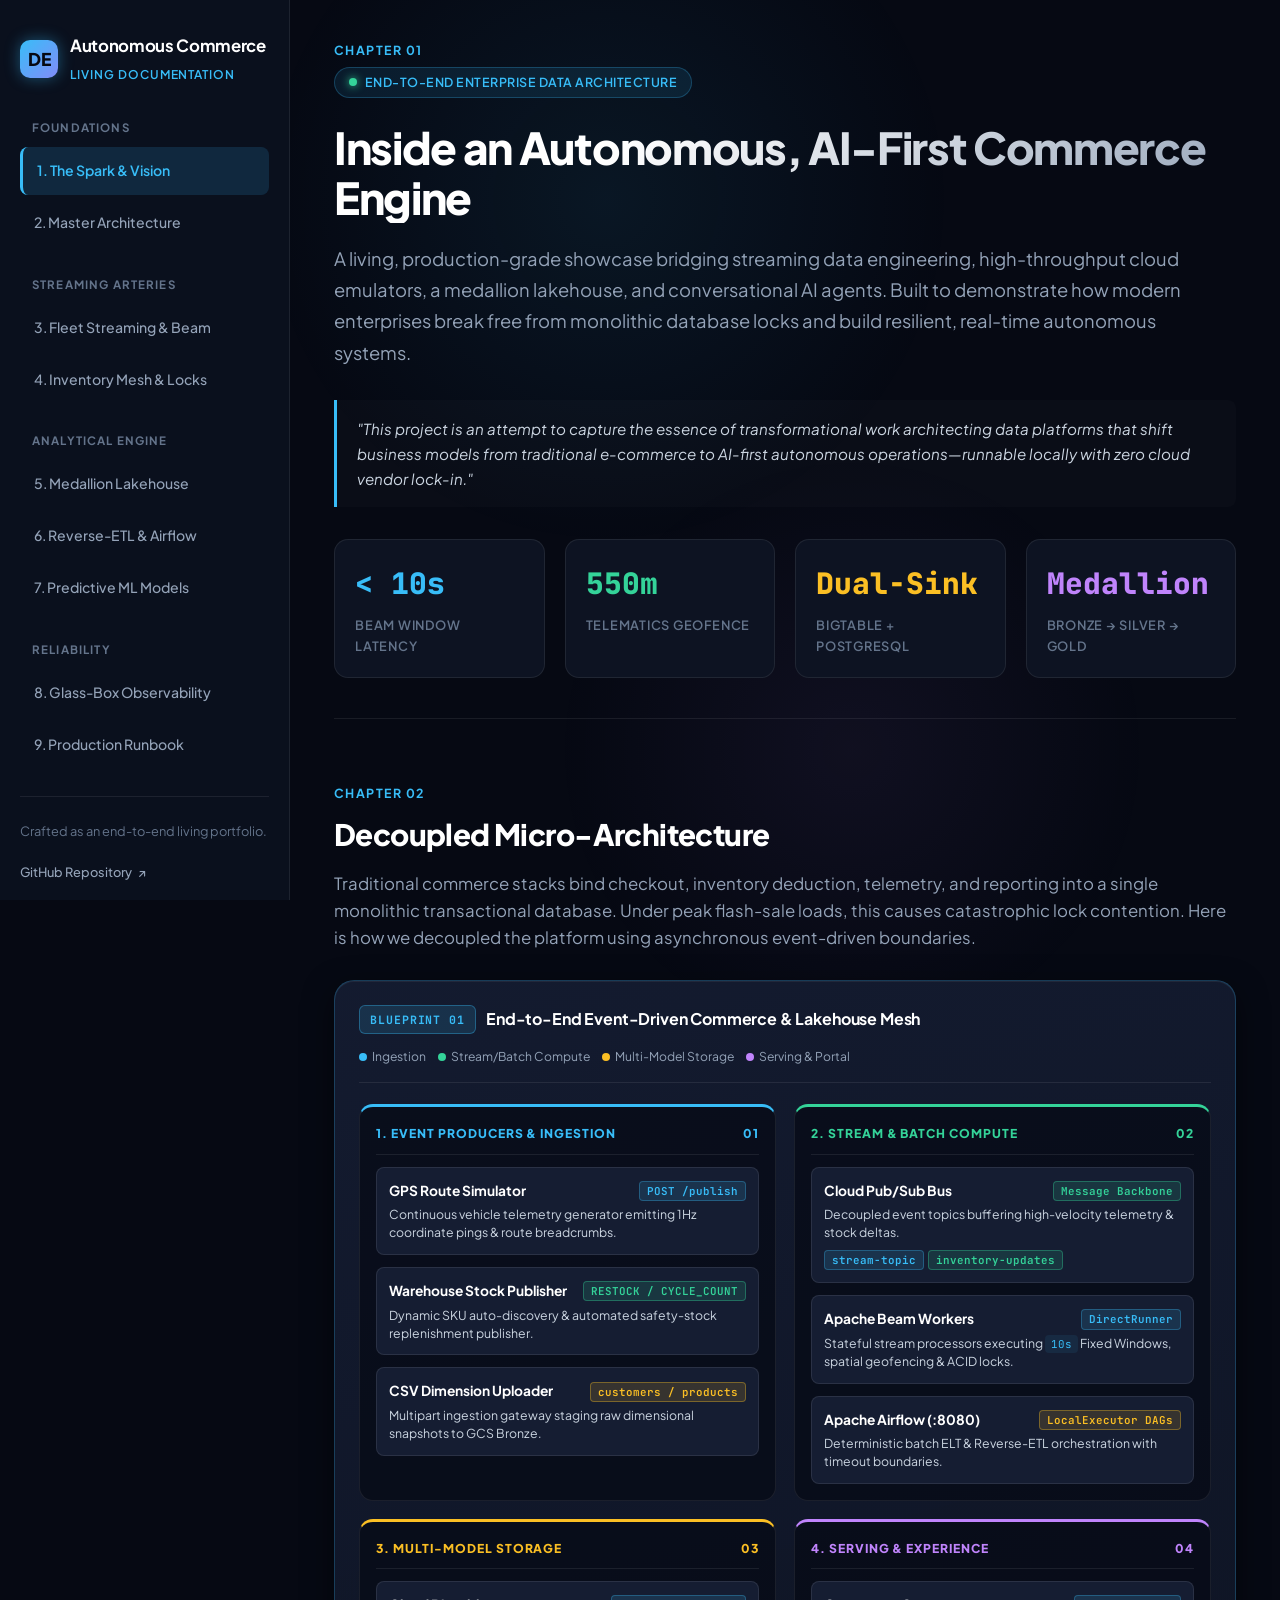
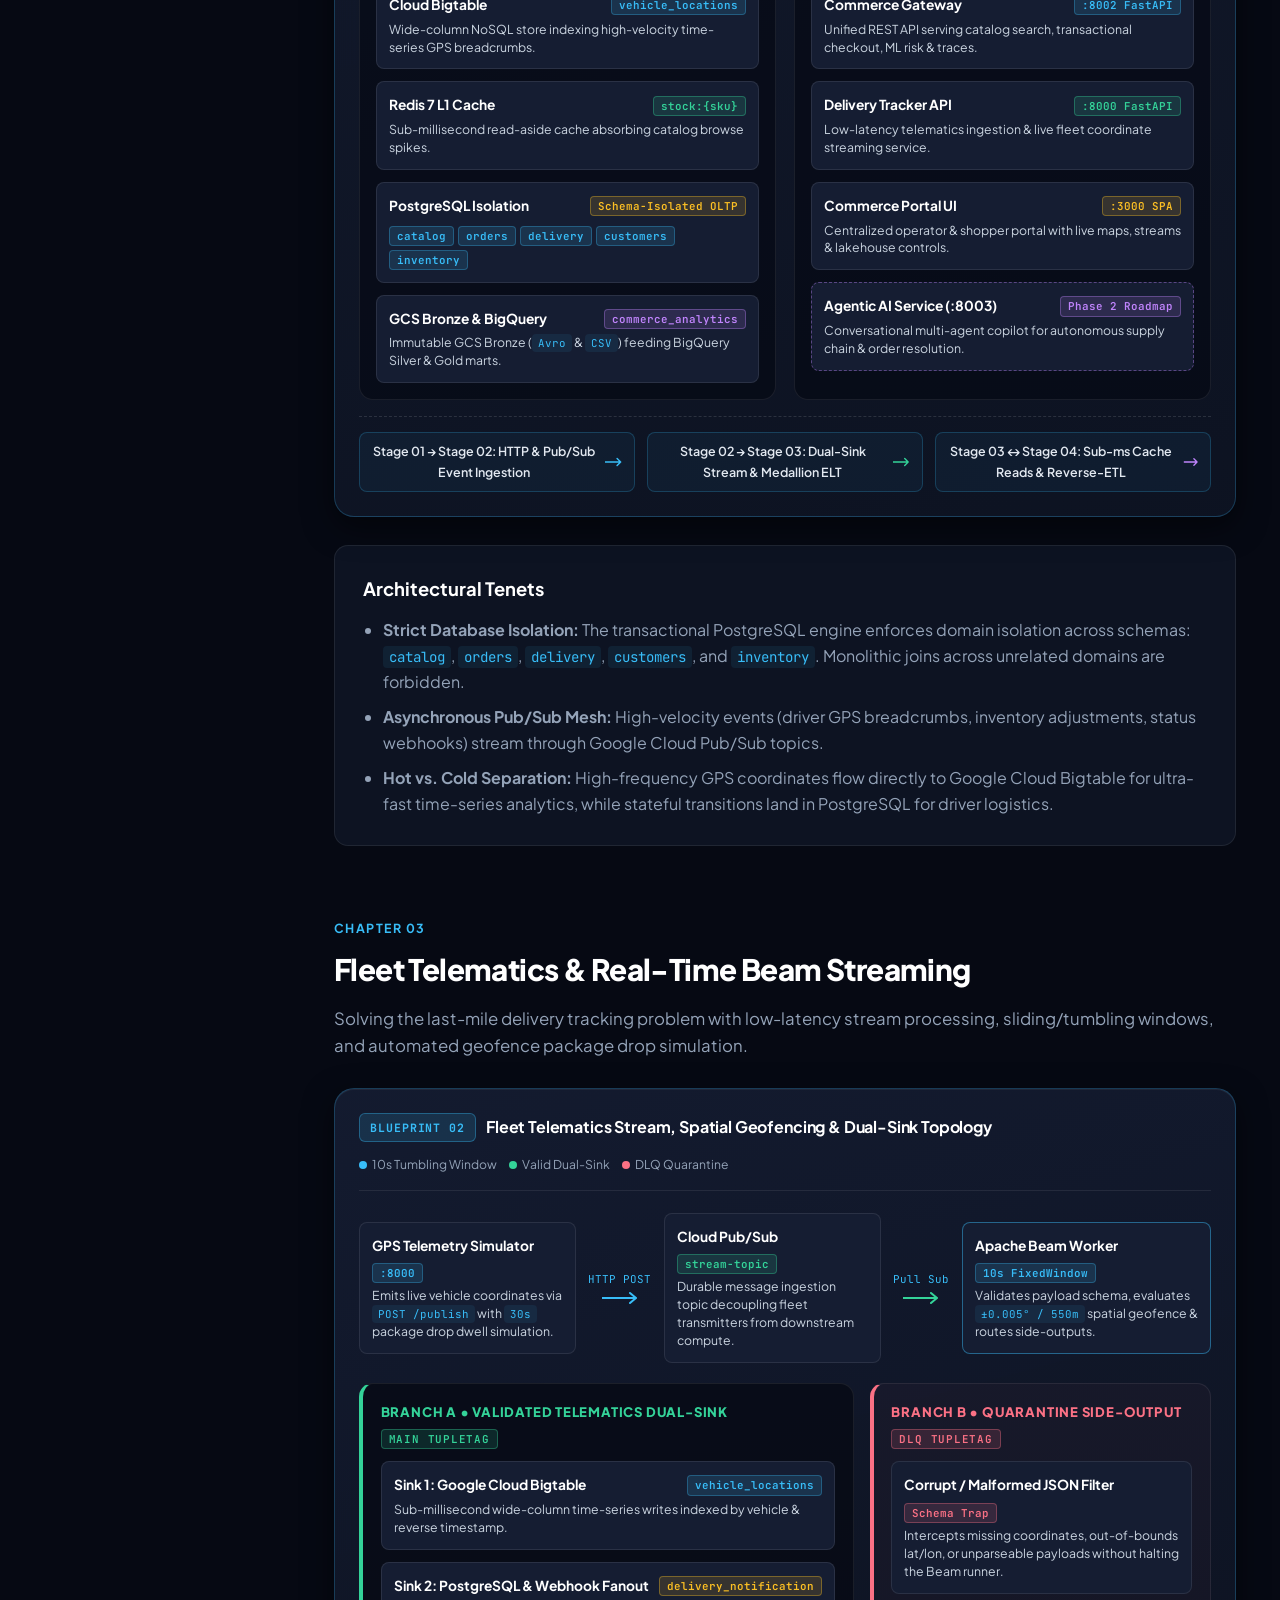
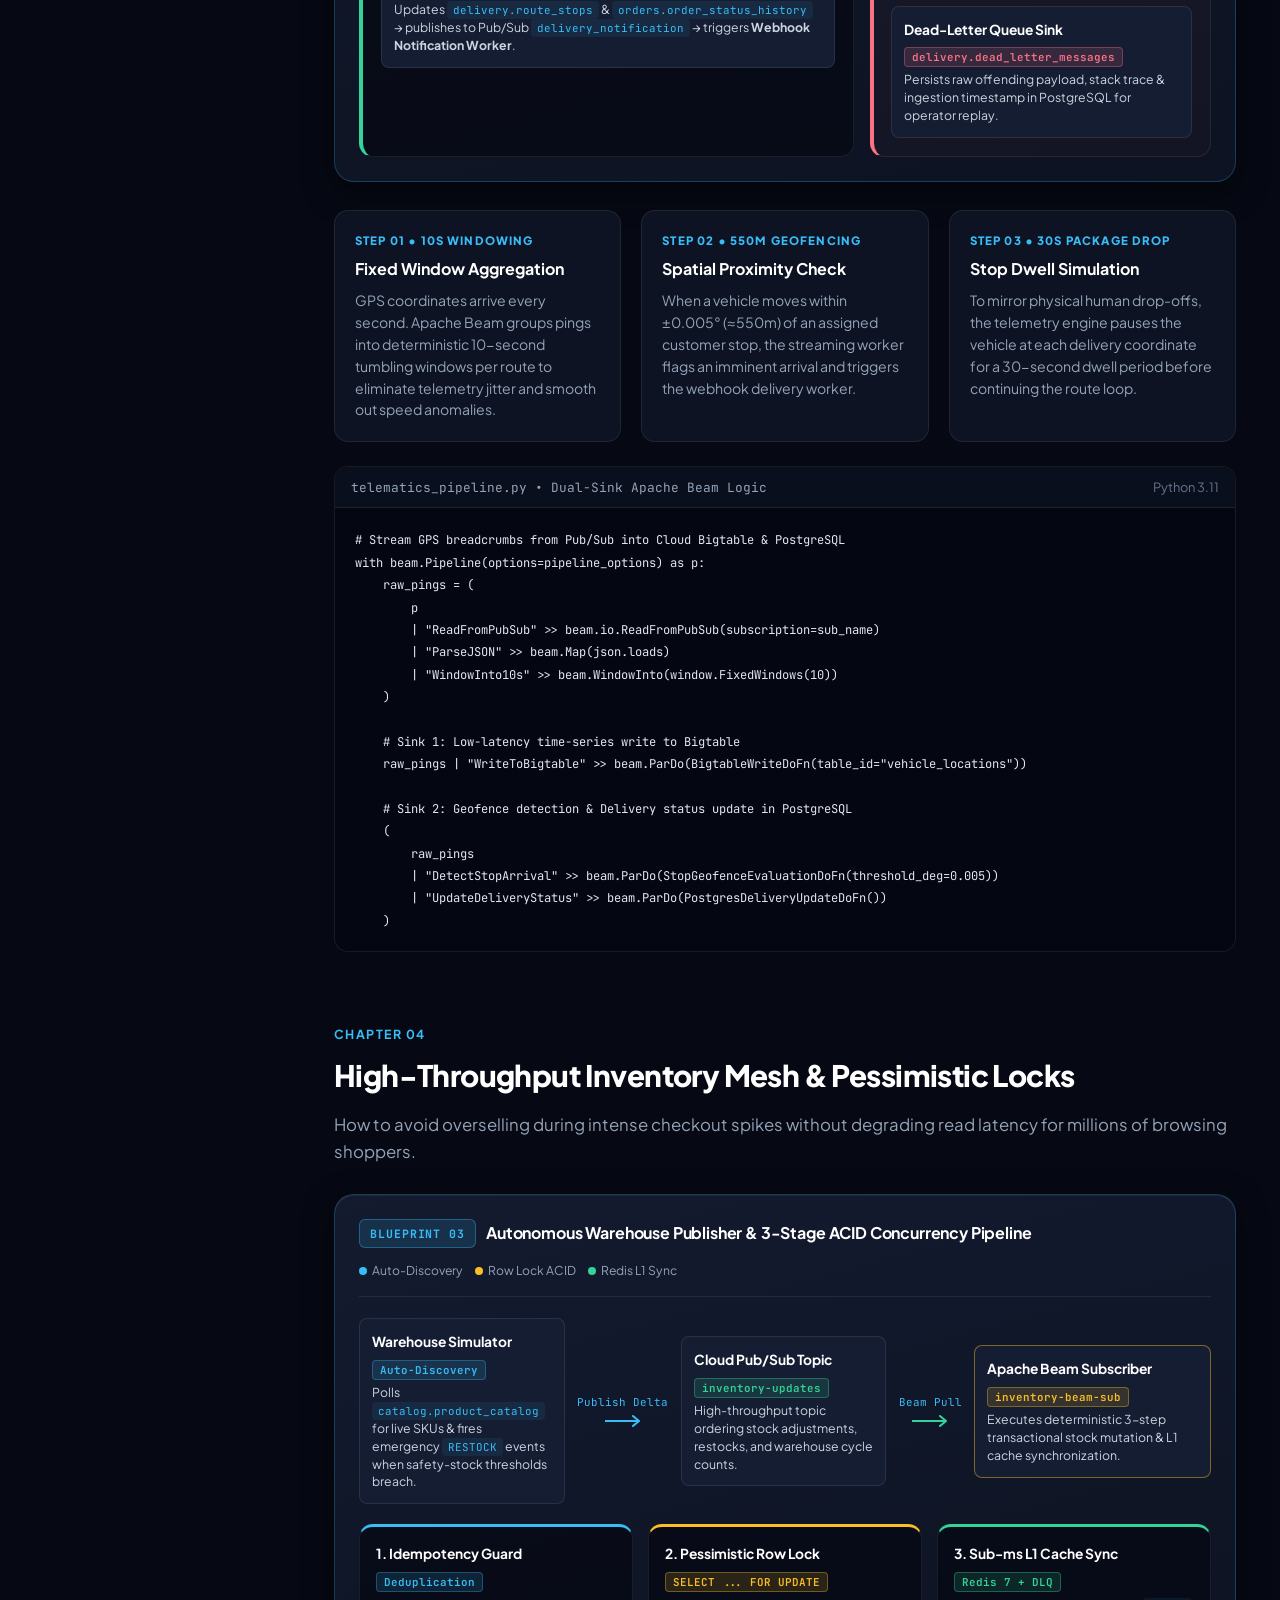
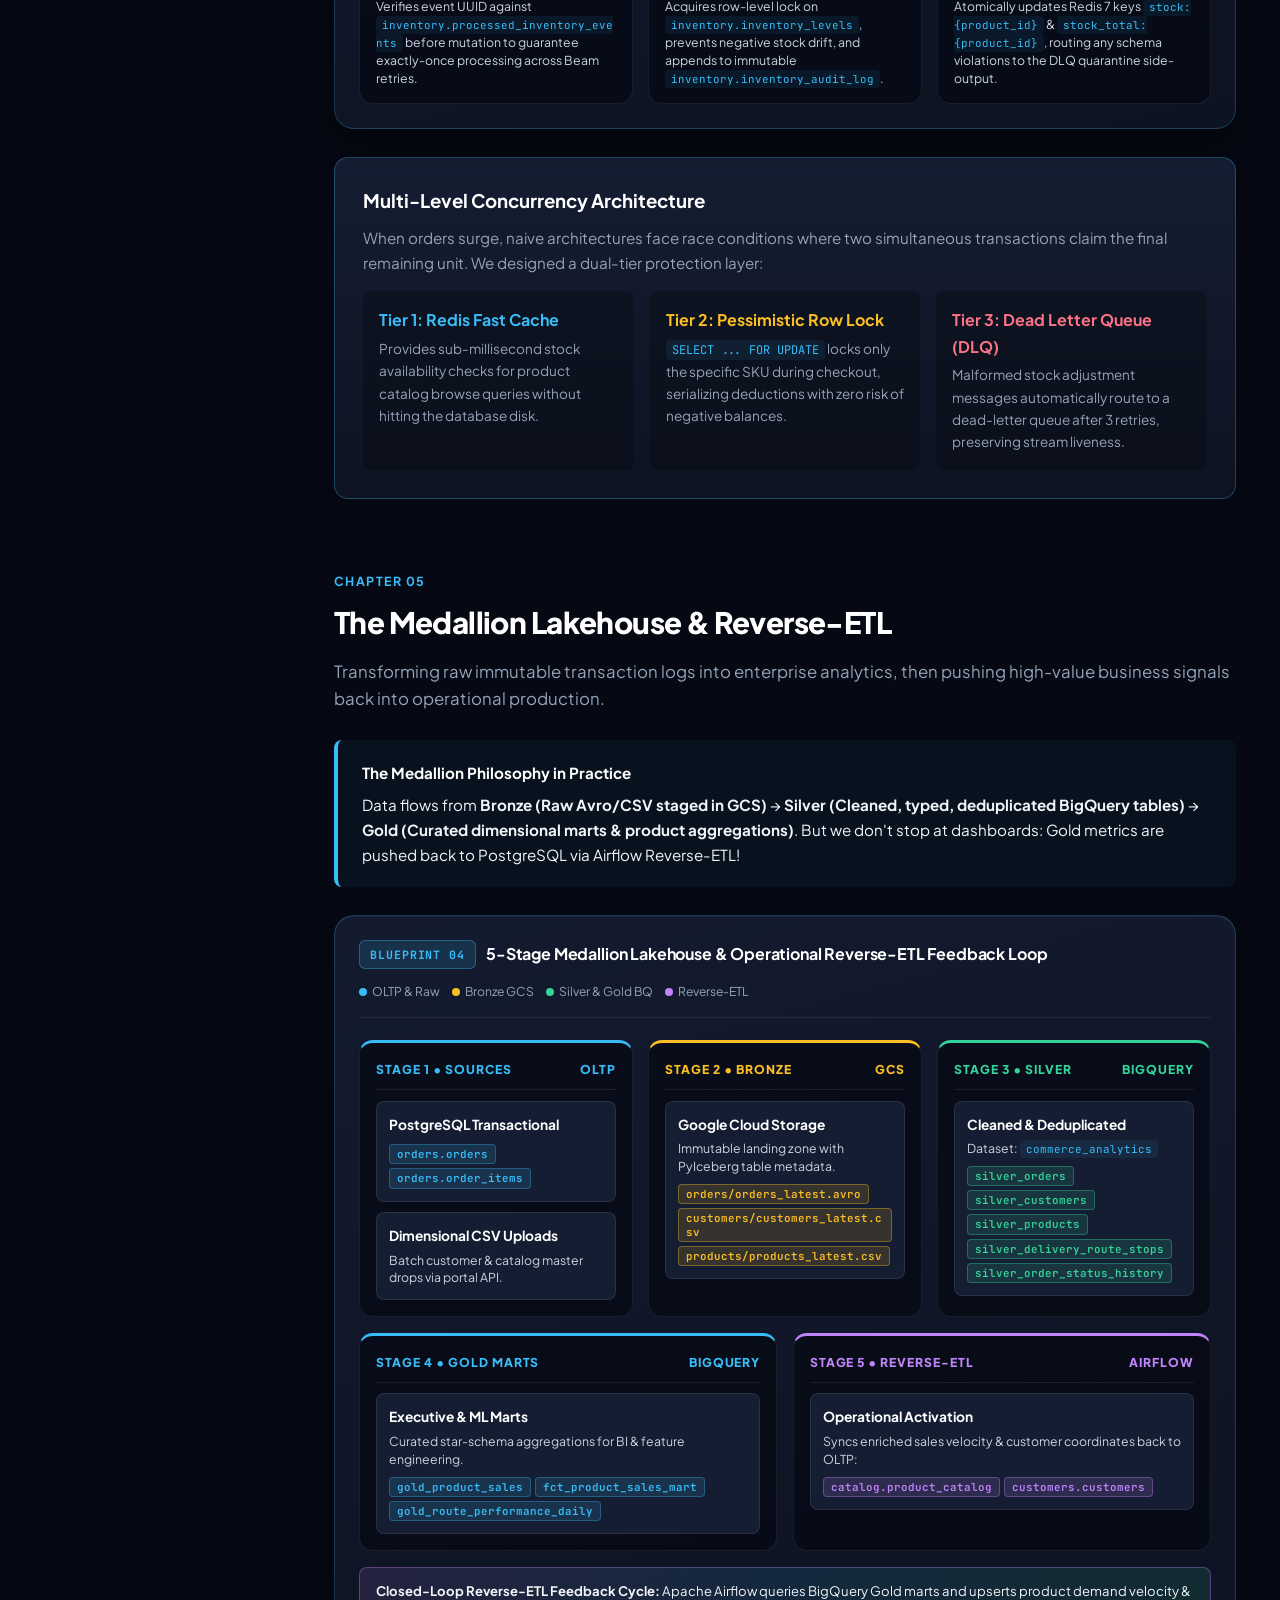
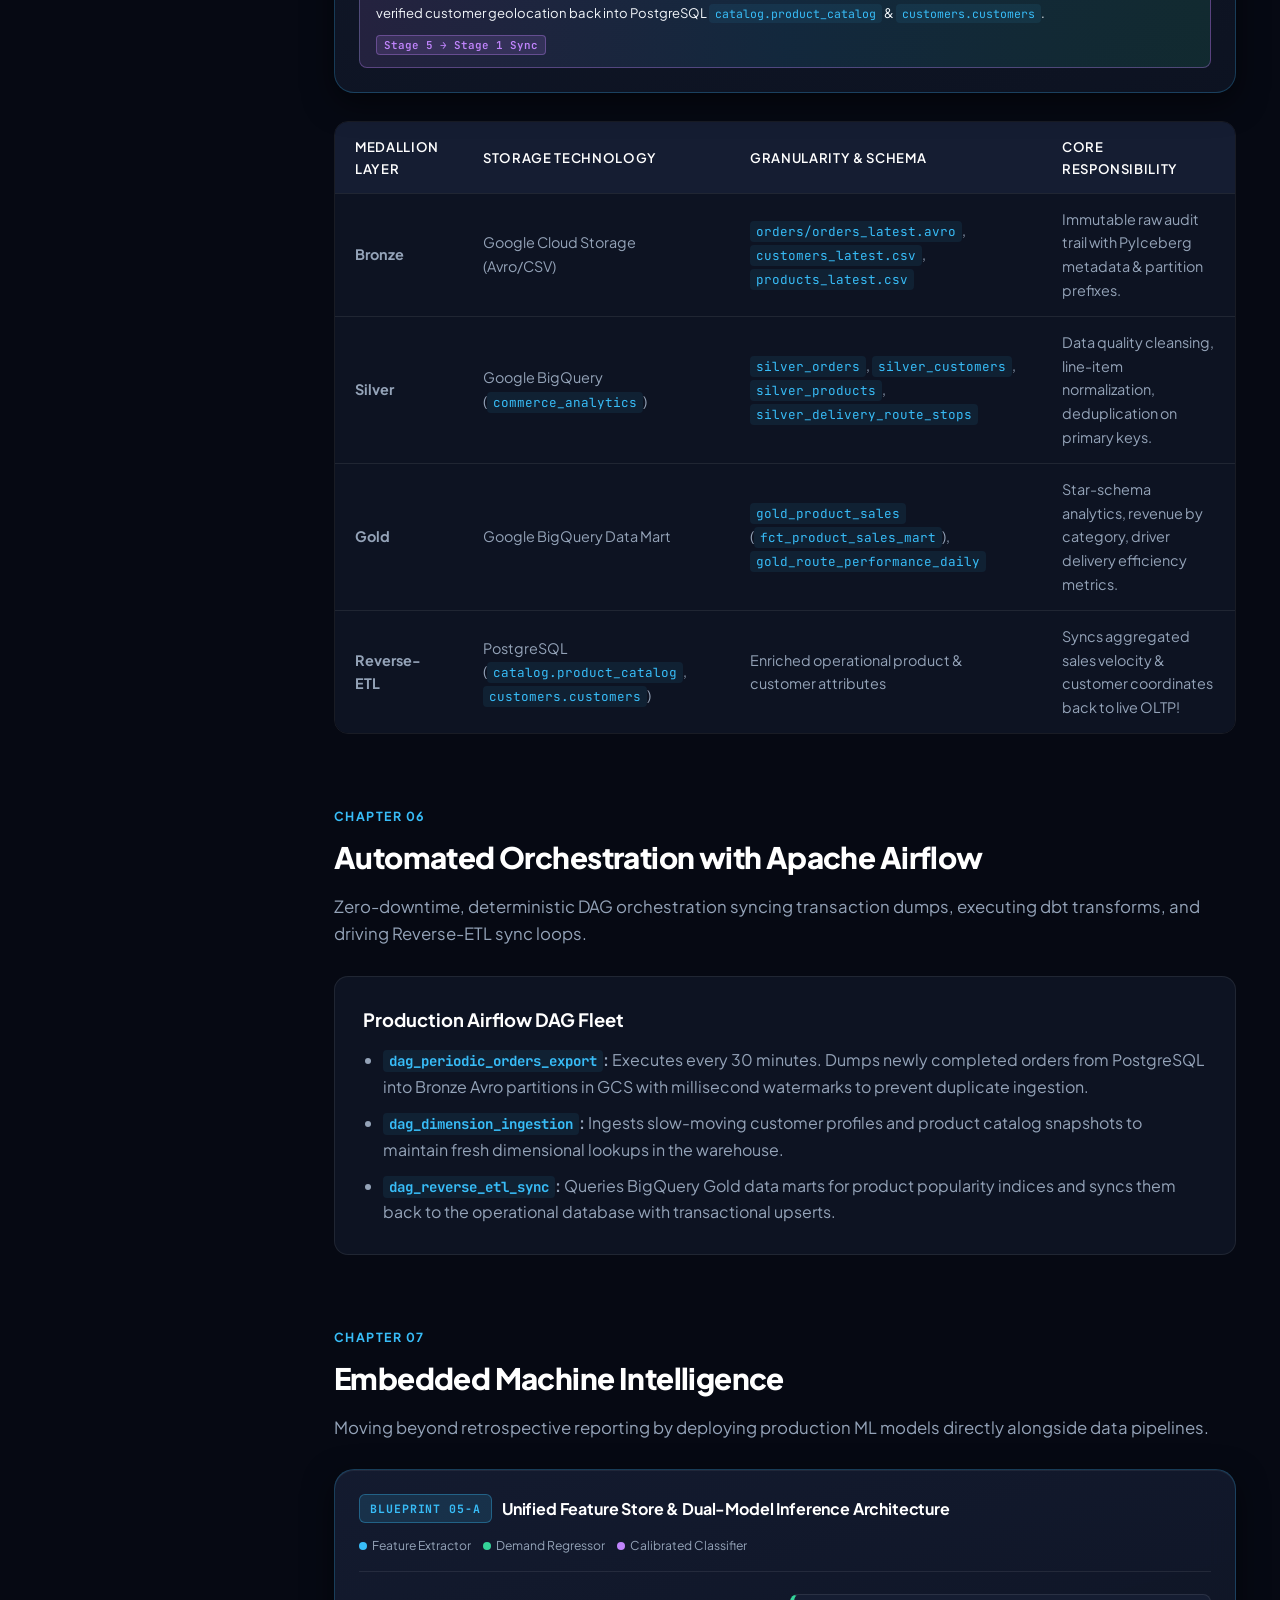
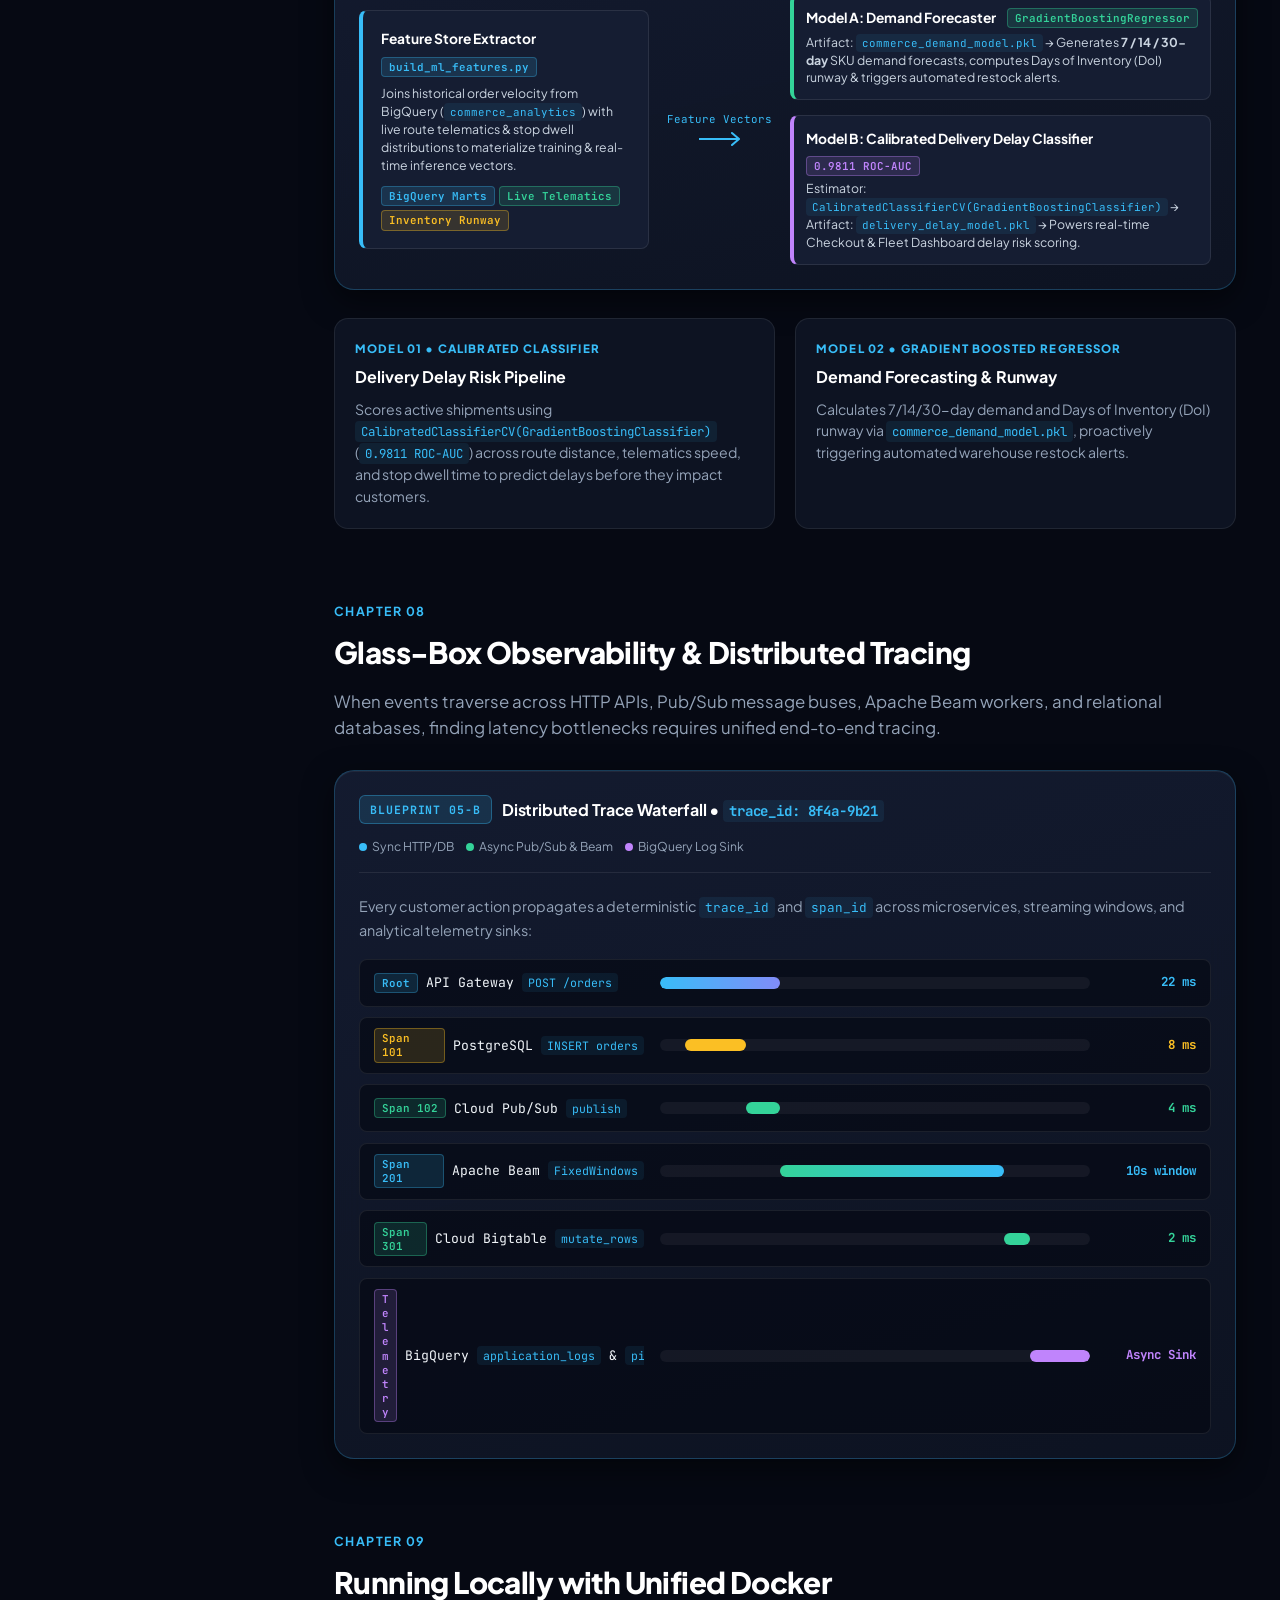
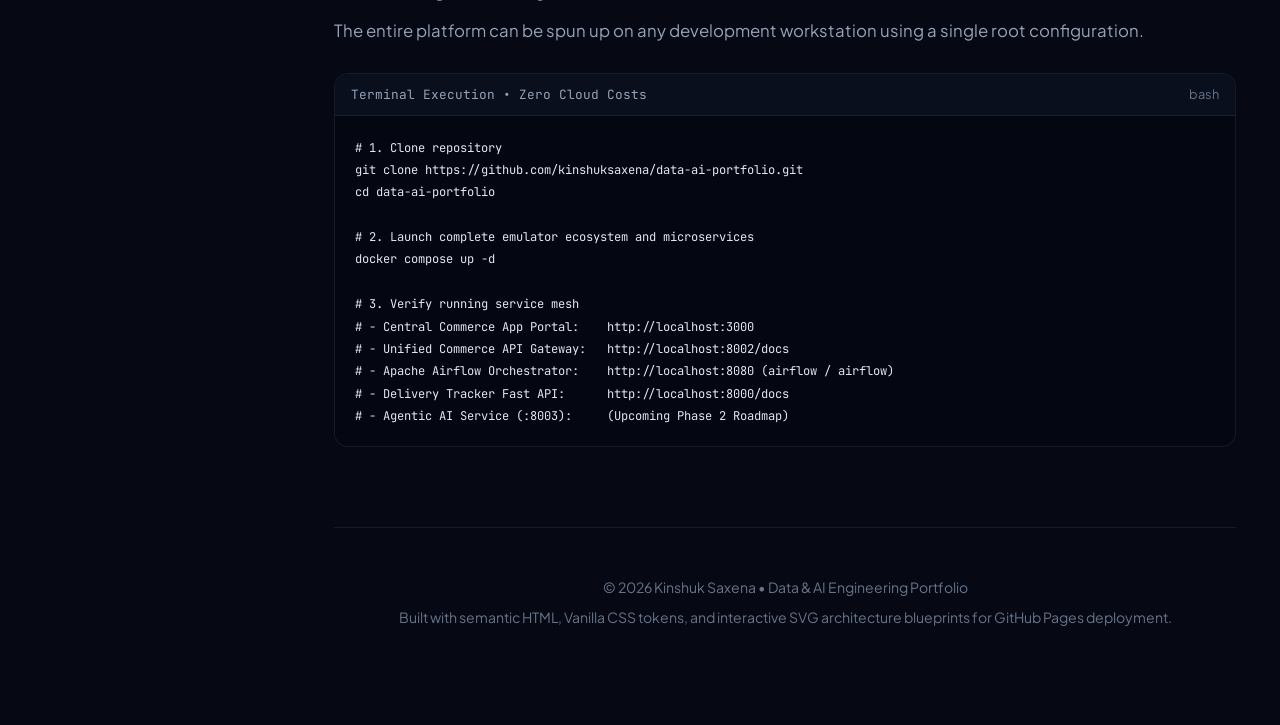
<file: docs/index.html>
<!DOCTYPE html>
<html lang="en">
<head>
  <meta charset="UTF-8">
  <meta name="viewport" content="width=device-width, initial-scale=1.0">
  <title>Engineering Marvel: Inside an Autonomous, AI-First Commerce Engine</title>
  <meta name="description" content="A comprehensive living documentation of an end-to-end data and AI engineering marvel: real-time Apache Beam streaming, Bigtable telematics, Medallion Lakehouse ELT, ML forecasting, and glass-box observability.">
  <link rel="preconnect" href="https://fonts.googleapis.com">
  <link rel="preconnect" href="https://fonts.gstatic.com" crossorigin>
  <link href="https://fonts.googleapis.com/css2?family=Plus+Jakarta+Sans:wght@300;400;500;600;700;800&family=JetBrains+Mono:wght@400;500;600&display=swap" rel="stylesheet">
  <style>
    :root {
      --bg-base: #060913;
      --bg-surface: #0d1322;
      --bg-surface-elevated: #151d32;
      --bg-glass: rgba(13, 19, 34, 0.75);
      --border-subtle: rgba(255, 255, 255, 0.08);
      --border-highlight: rgba(56, 189, 248, 0.3);
      --text-main: #f1f5f9;
      --text-muted: #94a3b8;
      --text-faint: #64748b;
      --accent: #38bdf8;
      --accent-glow: rgba(56, 189, 248, 0.15);
      --accent-emerald: #34d399;
      --accent-amber: #fbbf24;
      --accent-rose: #fb7185;
      --accent-purple: #c084fc;
      --sidebar-width: 290px;
      --radius-sm: 8px;
      --radius-md: 14px;
      --radius-lg: 20px;
      --shadow-sm: 0 2px 8px rgba(0, 0, 0, 0.3);
      --shadow-lg: 0 10px 30px rgba(0, 0, 0, 0.5);
    }

    * {
      box-sizing: border-box;
      margin: 0;
      padding: 0;
    }

    html {
      scroll-behavior: smooth;
      color-scheme: dark;
    }

    body {
      background-color: var(--bg-base);
      color: var(--text-main);
      font-family: 'Plus Jakarta Sans', system-ui, -apple-system, sans-serif;
      line-height: 1.65;
      font-size: 16px;
      overflow-x: hidden;
    }

    /* Ambient background lighting */
    body::before {
      content: '';
      position: fixed;
      top: -150px;
      left: 20%;
      width: 700px;
      height: 700px;
      background: radial-gradient(circle, rgba(56, 189, 248, 0.08) 0%, transparent 70%);
      pointer-events: none;
      z-index: 0;
    }

    body::after {
      content: '';
      position: fixed;
      bottom: -150px;
      right: 10%;
      width: 600px;
      height: 600px;
      background: radial-gradient(circle, rgba(192, 132, 252, 0.06) 0%, transparent 70%);
      pointer-events: none;
      z-index: 0;
    }

    /* App Layout */
    .app-container {
      display: flex;
      min-height: 100vh;
      position: relative;
      z-index: 1;
    }

    /* Sidebar Navigation */
    .sidebar {
      width: var(--sidebar-width);
      position: sticky;
      top: 0;
      height: 100vh;
      background: var(--bg-glass);
      backdrop-filter: blur(16px);
      -webkit-backdrop-filter: blur(16px);
      border-right: 1px solid var(--border-subtle);
      padding: 2rem 1.25rem;
      display: flex;
      flex-direction: column;
      overflow-y: auto;
      flex-shrink: 0;
      z-index: 100;
    }

    .brand {
      display: flex;
      align-items: center;
      gap: 12px;
      margin-bottom: 2rem;
      text-decoration: none;
      color: inherit;
    }

    .brand-icon {
      width: 38px;
      height: 38px;
      border-radius: 10px;
      background: linear-gradient(135deg, #38bdf8, #818cf8);
      display: flex;
      align-items: center;
      justify-content: center;
      font-weight: 800;
      color: #060913;
      font-size: 1.1rem;
      box-shadow: 0 0 15px rgba(56, 189, 248, 0.4);
    }

    .brand-text h1 {
      font-size: 1.05rem;
      font-weight: 700;
      letter-spacing: -0.02em;
      color: #fff;
    }

    .brand-text span {
      font-size: 0.75rem;
      color: var(--accent);
      text-transform: uppercase;
      letter-spacing: 0.08em;
      font-weight: 600;
    }

    .nav-group {
      margin-bottom: 1.75rem;
    }

    .nav-label {
      font-size: 0.72rem;
      font-weight: 700;
      color: var(--text-faint);
      text-transform: uppercase;
      letter-spacing: 0.1em;
      margin-bottom: 0.6rem;
      padding-left: 0.75rem;
    }

    .nav-links {
      list-style: none;
      display: flex;
      flex-direction: column;
      gap: 4px;
    }

    .nav-link {
      display: flex;
      align-items: center;
      padding: 0.65rem 0.85rem;
      border-radius: var(--radius-sm);
      color: var(--text-muted);
      text-decoration: none;
      font-size: 0.88rem;
      font-weight: 500;
      transition: all 0.2s ease;
      min-height: 48px;
    }

    .nav-link:hover {
      color: var(--text-main);
      background: rgba(255, 255, 255, 0.04);
      transform: translateX(3px);
    }

    .nav-link.active {
      color: var(--accent);
      background: var(--accent-glow);
      border-left: 3px solid var(--accent);
      font-weight: 600;
    }

    .sidebar-footer {
      margin-top: auto;
      padding-top: 1.5rem;
      border-top: 1px solid var(--border-subtle);
      font-size: 0.8rem;
      color: var(--text-faint);
    }

    .sidebar-footer a {
      color: var(--text-muted);
      text-decoration: none;
      display: inline-flex;
      align-items: center;
      gap: 6px;
      margin-top: 6px;
      font-weight: 500;
      transition: color 0.2s;
      min-height: 48px;
    }

    .sidebar-footer a:hover {
      color: var(--accent);
    }

    /* Main Content Area */
    .content-area {
      flex: 1;
      max-width: 1280px;
      width: 100%;
      min-width: 0;
      padding: 2.5rem 2.75rem 6rem;
      margin: 0 auto;
    }

    /* Mobile Menu Toggle */
    .mobile-header {
      display: none;
      position: sticky;
      top: 0;
      background: var(--bg-surface);
      border-bottom: 1px solid var(--border-subtle);
      padding: 1rem 1.5rem;
      z-index: 101;
      justify-content: space-between;
      align-items: center;
    }

    .menu-toggle {
      background: transparent;
      border: 1px solid var(--border-subtle);
      border-radius: 8px;
      color: var(--text-main);
      padding: 8px 12px;
      font-size: 1rem;
      cursor: pointer;
      min-height: 48px;
      min-width: 48px;
    }

    /* Hero Section */
    .hero {
      margin-bottom: 4rem;
      padding-bottom: 2.5rem;
      border-bottom: 1px solid var(--border-subtle);
    }

    .badge-pill {
      display: inline-flex;
      align-items: center;
      gap: 8px;
      padding: 4px 14px;
      border-radius: 100px;
      font-size: 0.78rem;
      font-weight: 600;
      letter-spacing: 0.04em;
      text-transform: uppercase;
      background: rgba(56, 189, 248, 0.1);
      color: var(--accent);
      border: 1px solid rgba(56, 189, 248, 0.25);
      margin-bottom: 1.5rem;
    }

    .badge-pulse {
      width: 8px;
      height: 8px;
      border-radius: 50%;
      background: var(--accent-emerald);
      box-shadow: 0 0 8px var(--accent-emerald);
      animation: pulse 2s infinite;
    }

    @keyframes pulse {
      0% { transform: scale(0.95); opacity: 0.8; }
      50% { transform: scale(1.3); opacity: 1; }
      100% { transform: scale(0.95); opacity: 0.8; }
    }

    .hero h1 {
      font-size: 2.75rem;
      line-height: 1.15;
      font-weight: 800;
      letter-spacing: -0.03em;
      margin-bottom: 1.25rem;
      background: linear-gradient(135deg, #ffffff 30%, #94a3b8 100%);
      -webkit-background-clip: text;
      background-clip: text;
      -webkit-text-fill-color: transparent;
    }

    .hero-lead {
      font-size: 1.15rem;
      color: var(--text-muted);
      line-height: 1.7;
      margin-bottom: 2rem;
      max-width: 860px;
    }

    .hero-personal-note {
      background: rgba(255, 255, 255, 0.02);
      border-left: 3px solid var(--accent);
      padding: 1rem 1.25rem;
      border-radius: 0 var(--radius-sm) var(--radius-sm) 0;
      font-size: 0.95rem;
      color: #cbd5e1;
      font-style: italic;
      margin-bottom: 2rem;
    }

    .hero-metrics {
      display: grid;
      grid-template-columns: repeat(auto-fit, minmax(200px, 1fr));
      gap: 1.25rem;
      margin-top: 2rem;
    }

    .metric-card {
      background: var(--bg-surface);
      border: 1px solid var(--border-subtle);
      border-radius: var(--radius-md);
      padding: 1.25rem;
      display: flex;
      flex-direction: column;
      gap: 6px;
      transition: transform 0.2s, border-color 0.2s;
    }

    .metric-card:hover {
      transform: translateY(-2px);
      border-color: var(--border-highlight);
    }

    .metric-value {
      font-size: 1.85rem;
      font-weight: 800;
      color: #fff;
      font-family: 'JetBrains Mono', monospace;
    }

    .metric-card:nth-child(1) .metric-value { color: var(--accent); }
    .metric-card:nth-child(2) .metric-value { color: var(--accent-emerald); }
    .metric-card:nth-child(3) .metric-value { color: var(--accent-amber); }
    .metric-card:nth-child(4) .metric-value { color: var(--accent-purple); }

    .metric-label {
      font-size: 0.8rem;
      color: var(--text-faint);
      text-transform: uppercase;
      letter-spacing: 0.06em;
      font-weight: 600;
    }

    /* Section Styling */
    section {
      margin-bottom: 4.5rem;
      scroll-margin-top: 3rem;
    }

    .section-header {
      margin-bottom: 1.75rem;
    }

    .section-chapter {
      font-size: 0.78rem;
      text-transform: uppercase;
      letter-spacing: 0.12em;
      color: var(--accent);
      font-weight: 700;
      margin-bottom: 0.4rem;
    }

    .section-title {
      font-size: 1.85rem;
      font-weight: 800;
      letter-spacing: -0.02em;
      color: #fff;
      margin-bottom: 0.75rem;
    }

    .section-subtitle {
      font-size: 1.05rem;
      color: var(--text-muted);
      line-height: 1.6;
    }

    /* Cards & Containers */
    .card {
      background: var(--bg-surface);
      border: 1px solid var(--border-subtle);
      border-radius: var(--radius-md);
      padding: 1.75rem;
      margin-bottom: 1.5rem;
    }

    .card-highlight {
      border-color: var(--border-highlight);
      background: linear-gradient(180deg, var(--bg-surface-elevated) 0%, var(--bg-surface) 100%);
      box-shadow: var(--shadow-sm);
    }

    /* Callout & Alerts */
    .callout {
      padding: 1.25rem 1.5rem;
      border-radius: var(--radius-sm);
      margin: 1.5rem 0;
      border-left: 4px solid var(--accent);
      background: rgba(56, 189, 248, 0.05);
      font-size: 0.95rem;
    }

    .callout-title {
      font-weight: 700;
      color: #fff;
      margin-bottom: 0.4rem;
      display: flex;
      align-items: center;
      gap: 8px;
    }

    /* Interactive HTML/CSS/SVG Architecture Blueprints */
    .blueprint-shell {
      background: linear-gradient(165deg, rgba(21, 29, 50, 0.92) 0%, rgba(13, 19, 34, 0.98) 100%);
      border: 1px solid rgba(56, 189, 248, 0.24);
      border-radius: var(--radius-lg);
      padding: 1.5rem;
      margin: 1.75rem 0;
      box-shadow: var(--shadow-lg), inset 0 1px 0 rgba(255, 255, 255, 0.06);
      backdrop-filter: blur(14px);
      -webkit-backdrop-filter: blur(14px);
      position: relative;
      overflow: visible;
      width: 100%;
      min-width: 0;
    }

    .blueprint-header {
      display: flex;
      justify-content: space-between;
      align-items: center;
      flex-wrap: wrap;
      gap: 0.75rem;
      padding-bottom: 1rem;
      margin-bottom: 1.35rem;
      border-bottom: 1px solid var(--border-subtle);
    }

    .blueprint-title-group {
      display: flex;
      align-items: center;
      gap: 10px;
      flex-wrap: wrap;
      min-width: 0;
    }

    .blueprint-badge {
      font-family: 'JetBrains Mono', monospace;
      font-size: 0.72rem;
      font-weight: 700;
      text-transform: uppercase;
      letter-spacing: 0.08em;
      padding: 4px 10px;
      border-radius: 6px;
      background: rgba(56, 189, 248, 0.14);
      color: var(--accent);
      border: 1px solid rgba(56, 189, 248, 0.35);
    }

    .blueprint-title {
      font-size: 1rem;
      font-weight: 700;
      color: #ffffff;
      letter-spacing: -0.01em;
    }

    .blueprint-legend {
      display: flex;
      align-items: center;
      gap: 12px;
      flex-wrap: wrap;
      font-size: 0.76rem;
      color: var(--text-muted);
    }

    .legend-dot {
      display: inline-block;
      width: 8px;
      height: 8px;
      border-radius: 50%;
      margin-right: 5px;
    }

    /* Blueprint 1: 4-Stage Master Architecture Grid (2x2 Quadrant Default, 4-Col on Wide Viewports) */
    .bp-grid-4 {
      display: grid;
      grid-template-columns: repeat(2, minmax(0, 1fr));
      gap: 1.1rem;
      position: relative;
      align-items: stretch;
      width: 100%;
      min-width: 0;
    }

    @media (min-width: 1540px) {
      .bp-grid-4 {
        grid-template-columns: repeat(4, minmax(0, 1fr));
      }
    }

    .bp-col {
      background: rgba(6, 9, 19, 0.65);
      border: 1px solid var(--border-subtle);
      border-radius: var(--radius-md);
      padding: 1rem;
      display: flex;
      flex-direction: column;
      gap: 0.75rem;
      position: relative;
      min-width: 0;
    }

    .bp-col-header {
      display: flex;
      align-items: center;
      justify-content: space-between;
      gap: 0.5rem;
      padding-bottom: 0.65rem;
      border-bottom: 1px solid var(--border-subtle);
      font-size: 0.76rem;
      font-weight: 800;
      text-transform: uppercase;
      letter-spacing: 0.08em;
      min-width: 0;
    }

    .bp-col-1 { border-top: 3px solid var(--accent); }
    .bp-col-1 .bp-col-header { color: var(--accent); }

    .bp-col-2 { border-top: 3px solid var(--accent-emerald); }
    .bp-col-2 .bp-col-header { color: var(--accent-emerald); }

    .bp-col-3 { border-top: 3px solid var(--accent-amber); }
    .bp-col-3 .bp-col-header { color: var(--accent-amber); }

    .bp-col-4 { border-top: 3px solid var(--accent-purple); }
    .bp-col-4 .bp-col-header { color: var(--accent-purple); }

    .bp-node {
      background: var(--bg-surface-elevated);
      border: 1px solid rgba(255, 255, 255, 0.09);
      border-radius: var(--radius-sm);
      padding: 0.75rem;
      transition: transform 0.2s ease, border-color 0.2s ease, box-shadow 0.2s ease;
      min-height: 48px;
      display: flex;
      flex-direction: column;
      justify-content: center;
      gap: 4px;
      min-width: 0;
    }

    .bp-node:hover {
      transform: translateY(-2px);
      border-color: var(--border-highlight);
      box-shadow: 0 6px 16px rgba(0, 0, 0, 0.35);
    }

    .bp-node-top {
      display: flex;
      align-items: center;
      justify-content: space-between;
      flex-wrap: wrap;
      gap: 6px;
      min-width: 0;
    }

    .bp-node-name {
      font-size: 0.86rem;
      font-weight: 700;
      color: #ffffff;
      min-width: 0;
    }

    .bp-node-desc {
      font-size: 0.77rem;
      color: #cbd5e1;
      line-height: 1.45;
      min-width: 0;
      overflow-wrap: break-word;
    }

    .bp-tag {
      display: inline-flex;
      align-items: center;
      font-family: 'JetBrains Mono', monospace;
      font-size: 0.68rem;
      font-weight: 600;
      padding: 2px 7px;
      border-radius: 4px;
      background: rgba(56, 189, 248, 0.14);
      color: var(--accent);
      border: 1px solid rgba(56, 189, 248, 0.3);
      white-space: normal;
      word-break: break-word;
      line-height: 1.3;
      max-width: 100%;
    }

    .bp-tag.emerald {
      background: rgba(52, 211, 153, 0.14);
      color: var(--accent-emerald);
      border-color: rgba(52, 211, 153, 0.35);
    }

    .bp-tag.amber {
      background: rgba(251, 191, 36, 0.14);
      color: var(--accent-amber);
      border-color: rgba(251, 191, 36, 0.35);
    }

    .bp-tag.rose {
      background: rgba(251, 113, 133, 0.14);
      color: var(--accent-rose);
      border-color: rgba(251, 113, 133, 0.35);
    }

    .bp-tag.purple {
      background: rgba(192, 132, 252, 0.14);
      color: var(--accent-purple);
      border-color: rgba(192, 132, 252, 0.35);
    }

    .bp-chip-row {
      display: flex;
      flex-wrap: wrap;
      gap: 4px;
      margin-top: 4px;
      min-width: 0;
    }

    .bp-flow-ribbon {
      display: grid;
      grid-template-columns: repeat(3, minmax(0, 1fr));
      gap: 0.75rem;
      margin-top: 1rem;
      padding-top: 0.9rem;
      border-top: 1px dashed rgba(255, 255, 255, 0.12);
      min-width: 0;
    }

    .bp-connector-pill {
      display: flex;
      align-items: center;
      justify-content: center;
      gap: 8px;
      background: rgba(56, 189, 248, 0.06);
      border: 1px solid rgba(56, 189, 248, 0.22);
      border-radius: var(--radius-sm);
      padding: 0.55rem 0.75rem;
      font-size: 0.78rem;
      font-weight: 600;
      color: #e2e8f0;
      min-height: 48px;
      min-width: 0;
      text-align: center;
    }

    /* Blueprint 2 & 3: Horizontal & Branched Pipeline Diagrams */
    .bp-pipeline-track {
      display: grid;
      grid-template-columns: minmax(0, 1fr) auto minmax(0, 1fr) auto minmax(0, 1.15fr);
      align-items: center;
      gap: 0.65rem;
      margin-bottom: 1.25rem;
      min-width: 0;
    }

    .bp-arrow-svg {
      display: flex;
      flex-direction: column;
      align-items: center;
      justify-content: center;
      color: var(--accent);
      font-family: 'JetBrains Mono', monospace;
      font-size: 0.68rem;
      gap: 2px;
      padding: 0 2px;
      flex-shrink: 0;
    }

    .bp-branches-grid {
      display: grid;
      grid-template-columns: minmax(0, 1.45fr) minmax(0, 1fr);
      gap: 1rem;
      margin-top: 0.75rem;
      min-width: 0;
    }

    .bp-branch-box {
      background: rgba(6, 9, 19, 0.72);
      border-radius: var(--radius-md);
      padding: 1.1rem;
      border: 1px solid var(--border-subtle);
      display: flex;
      flex-direction: column;
      gap: 0.75rem;
      min-width: 0;
    }

    .bp-branch-box.valid-branch {
      border-left: 4px solid var(--accent-emerald);
    }

    .bp-branch-box.dlq-branch {
      border-left: 4px solid var(--accent-rose);
      background: rgba(251, 113, 133, 0.03);
    }

    .bp-branch-title {
      display: flex;
      align-items: center;
      justify-content: space-between;
      flex-wrap: wrap;
      gap: 6px;
      font-size: 0.82rem;
      font-weight: 800;
      text-transform: uppercase;
      letter-spacing: 0.06em;
      min-width: 0;
    }

    /* Blueprint 3: 3-Step ACID & Cache Inside Beam */
    .bp-acid-stages {
      display: grid;
      grid-template-columns: repeat(3, minmax(0, 1fr));
      gap: 0.9rem;
      margin-top: 1rem;
      min-width: 0;
    }

    .bp-acid-card {
      background: rgba(6, 9, 19, 0.75);
      border: 1px solid var(--border-subtle);
      border-radius: var(--radius-md);
      padding: 1rem;
      display: flex;
      flex-direction: column;
      gap: 6px;
      position: relative;
      min-width: 0;
    }

    /* Blueprint 4: 5-Stage Medallion + Reverse-ETL Loop (Spacious 2-Row Flow Grid) */
    .bp-medallion-stages {
      display: grid;
      grid-template-columns: repeat(6, minmax(0, 1fr));
      gap: 0.95rem;
      align-items: stretch;
      width: 100%;
      min-width: 0;
    }

    .bp-medallion-card {
      background: rgba(6, 9, 19, 0.72);
      border: 1px solid var(--border-subtle);
      border-radius: var(--radius-md);
      padding: 1rem;
      display: flex;
      flex-direction: column;
      gap: 0.65rem;
      min-width: 0;
      grid-column: span 2;
    }

    /* Row 2 of Medallion Lakehouse: Stage 4 (Gold Marts) & Stage 5 (Reverse-ETL) span 3 cols each (50% width) */
    .bp-medallion-card:nth-child(4),
    .bp-medallion-card:nth-child(5) {
      grid-column: span 3;
    }

    .bp-loopback-banner {
      margin-top: 1rem;
      background: linear-gradient(90deg, rgba(192, 132, 252, 0.12) 0%, rgba(56, 189, 248, 0.12) 50%, rgba(52, 211, 153, 0.12) 100%);
      border: 1px solid rgba(192, 132, 252, 0.35);
      border-radius: var(--radius-sm);
      padding: 0.75rem 1rem;
      display: flex;
      align-items: center;
      justify-content: space-between;
      flex-wrap: wrap;
      gap: 0.75rem;
      font-size: 0.82rem;
      color: #f1f5f9;
      min-height: 48px;
      min-width: 0;
    }

    /* Blueprint 5A: ML Pipeline Grid */
    .bp-ml-layout {
      display: grid;
      grid-template-columns: minmax(0, 1fr) auto minmax(0, 1.45fr);
      gap: 1rem;
      align-items: center;
      min-width: 0;
    }

    .bp-ml-models {
      display: flex;
      flex-direction: column;
      gap: 0.9rem;
      min-width: 0;
    }

    /* Blueprint 5B: Visual Distributed Trace Waterfall */
    .trace-waterfall {
      display: flex;
      flex-direction: column;
      gap: 0.65rem;
      margin-top: 1rem;
      min-width: 0;
    }

    .trace-row {
      display: grid;
      grid-template-columns: minmax(0, 270px) minmax(0, 1fr) 90px;
      align-items: center;
      gap: 1rem;
      padding: 0.65rem 0.85rem;
      background: rgba(6, 9, 19, 0.65);
      border: 1px solid var(--border-subtle);
      border-radius: var(--radius-sm);
      min-height: 48px;
      font-size: 0.82rem;
      min-width: 0;
    }

    .trace-span-meta {
      display: flex;
      align-items: center;
      gap: 8px;
      font-family: 'JetBrains Mono', monospace;
      color: #f1f5f9;
      white-space: nowrap;
      overflow: hidden;
      text-overflow: ellipsis;
      min-width: 0;
    }

    .trace-bar-track {
      width: 100%;
      height: 12px;
      background: rgba(255, 255, 255, 0.05);
      border-radius: 999px;
      position: relative;
      overflow: hidden;
    }

    .trace-bar-fill {
      height: 100%;
      border-radius: 999px;
      position: absolute;
      top: 0;
    }

    .trace-duration {
      font-family: 'JetBrains Mono', monospace;
      font-size: 0.78rem;
      font-weight: 700;
      text-align: right;
      color: #f8fafc;
    }

    /* Code Blocks & Tabs */
    .code-container {
      background: #040711;
      border: 1px solid var(--border-subtle);
      border-radius: var(--radius-md);
      margin: 1.5rem 0;
      overflow: hidden;
    }

    .code-header {
      display: flex;
      justify-content: space-between;
      align-items: center;
      background: #0a0f1d;
      padding: 0.6rem 1rem;
      border-bottom: 1px solid var(--border-subtle);
      font-size: 0.8rem;
      color: var(--text-faint);
    }

    .code-title {
      display: flex;
      align-items: center;
      gap: 8px;
      font-family: 'JetBrains Mono', monospace;
      color: var(--text-muted);
    }

    pre {
      padding: 1.25rem;
      overflow-x: auto;
      font-family: 'JetBrains Mono', monospace;
      font-size: 0.86rem;
      line-height: 1.6;
      color: #e2e8f0;
    }

    code {
      font-family: 'JetBrains Mono', monospace;
      font-size: 0.88em;
      color: var(--accent);
      background: rgba(56, 189, 248, 0.08);
      padding: 2px 6px;
      border-radius: 4px;
    }

    pre code {
      background: transparent;
      padding: 0;
      color: inherit;
    }

    /* Flow Step Pills & Grid */
    .flow-steps {
      display: grid;
      grid-template-columns: repeat(auto-fit, minmax(280px, 1fr));
      gap: 1.25rem;
      margin: 1.5rem 0;
    }

    .flow-step-card {
      background: var(--bg-surface);
      border: 1px solid var(--border-subtle);
      border-radius: var(--radius-md);
      padding: 1.25rem;
      position: relative;
    }

    .step-number {
      font-size: 0.72rem;
      font-weight: 800;
      color: var(--accent);
      text-transform: uppercase;
      letter-spacing: 0.1em;
      margin-bottom: 0.4rem;
    }

    .step-title {
      font-size: 1rem;
      font-weight: 700;
      color: #fff;
      margin-bottom: 0.5rem;
    }

    .step-desc {
      font-size: 0.88rem;
      color: var(--text-muted);
      line-height: 1.55;
    }

    /* Comparison & Spec Tables */
    .spec-table-container {
      overflow-x: auto;
      margin: 1.5rem 0;
      border: 1px solid var(--border-subtle);
      border-radius: var(--radius-md);
    }

    table {
      width: 100%;
      border-collapse: collapse;
      text-align: left;
      font-size: 0.9rem;
      background: var(--bg-surface);
    }

    th {
      background: var(--bg-surface-elevated);
      color: #fff;
      font-weight: 600;
      padding: 0.85rem 1.25rem;
      border-bottom: 1px solid var(--border-subtle);
      font-size: 0.82rem;
      text-transform: uppercase;
      letter-spacing: 0.05em;
    }

    td {
      padding: 0.85rem 1.25rem;
      border-bottom: 1px solid var(--border-subtle);
      color: var(--text-muted);
    }

    tr:last-child td {
      border-bottom: none;
    }

    tr:hover td {
      background: rgba(255, 255, 255, 0.02);
    }

    /* Footer */
    footer {
      border-top: 1px solid var(--border-subtle);
      padding-top: 3rem;
      margin-top: 5rem;
      text-align: center;
      color: var(--text-faint);
      font-size: 0.88rem;
    }

    footer a {
      color: var(--text-muted);
      text-decoration: none;
      font-weight: 500;
    }

    footer a:hover {
      color: var(--accent);
    }

    /* Responsive Breakpoints */
    @media (max-width: 1024px) {
      .app-container {
        flex-direction: column;
      }
      .sidebar {
        display: none;
        position: fixed;
        top: 68px;
        left: 0;
        width: 100%;
        height: calc(100vh - 68px);
        background: var(--bg-base);
      }
      .sidebar.open {
        display: flex;
      }
      .mobile-header {
        display: flex;
      }
      .content-area {
        padding: 2rem 1.25rem;
      }
      .hero h1 {
        font-size: 2.2rem;
      }
      .bp-grid-4 {
        grid-template-columns: repeat(2, minmax(0, 1fr));
      }
      .bp-medallion-stages {
        grid-template-columns: repeat(2, minmax(0, 1fr));
      }
      .bp-medallion-card,
      .bp-medallion-card:nth-child(4),
      .bp-medallion-card:nth-child(5) {
        grid-column: span 1;
      }
      .bp-pipeline-track {
        grid-template-columns: minmax(0, 1fr);
      }
      .bp-arrow-svg {
        transform: rotate(90deg);
        margin: 0.35rem 0;
      }
      .bp-branches-grid,
      .bp-acid-stages,
      .bp-ml-layout,
      .bp-flow-ribbon {
        grid-template-columns: minmax(0, 1fr);
      }
      .trace-row {
        grid-template-columns: minmax(0, 1fr);
        gap: 0.4rem;
      }
      .trace-duration {
        text-align: left;
      }
    }

    @media (max-width: 640px) {
      .bp-grid-4,
      .bp-medallion-stages {
        grid-template-columns: minmax(0, 1fr);
      }
    }
  </style>
</head>
<body>

  <!-- Mobile Header Navigation -->
  <header class="mobile-header">
    <div class="brand">
      <div class="brand-icon">DE</div>
      <div class="brand-text">
        <h1>Autonomous Commerce</h1>
        <span>Engineering Docs</span>
      </div>
    </div>
    <button class="menu-toggle" id="menuToggle" aria-label="Toggle navigation">☰</button>
  </header>

  <div class="app-container">
    <!-- Sticky Navigation Sidebar -->
    <aside class="sidebar" id="sidebar">
      <a href="#overview" class="brand">
        <div class="brand-icon">DE</div>
        <div class="brand-text">
          <h1>Autonomous Commerce</h1>
          <span>Living Documentation</span>
        </div>
      </a>

      <div class="nav-group">
        <div class="nav-label">Foundations</div>
        <ul class="nav-links">
          <li><a href="#overview" class="nav-link active">1. The Spark & Vision</a></li>
          <li><a href="#architecture" class="nav-link">2. Master Architecture</a></li>
        </ul>
      </div>

      <div class="nav-group">
        <div class="nav-label">Streaming Arteries</div>
        <ul class="nav-links">
          <li><a href="#delivery-tracker" class="nav-link">3. Fleet Streaming & Beam</a></li>
          <li><a href="#inventory-stream" class="nav-link">4. Inventory Mesh & Locks</a></li>
        </ul>
      </div>

      <div class="nav-group">
        <div class="nav-label">Analytical Engine</div>
        <ul class="nav-links">
          <li><a href="#lakehouse-medallion" class="nav-link">5. Medallion Lakehouse</a></li>
          <li><a href="#reverse-etl" class="nav-link">6. Reverse-ETL & Airflow</a></li>
          <li><a href="#ml-intelligence" class="nav-link">7. Predictive ML Models</a></li>
        </ul>
      </div>

      <div class="nav-group">
        <div class="nav-label">Reliability</div>
        <ul class="nav-links">
          <li><a href="#observability" class="nav-link">8. Glass-Box Observability</a></li>
          <li><a href="#specs" class="nav-link">9. Production Runbook</a></li>
        </ul>
      </div>

      <div class="sidebar-footer">
        <div>Crafted as an end-to-end living portfolio.</div>
        <a href="https://github.com/kinshuksaxena/data-ai-portfolio" target="_blank" rel="noopener">
          <span>GitHub Repository</span> ↗
        </a>
      </div>
    </aside>

    <!-- Main Content Area -->
    <main class="content-area">

      <!-- Section 1: Hero & Vision -->
      <section class="hero" id="overview">
        <div class="section-chapter">Chapter 01</div>
        <div class="badge-pill">
          <span class="badge-pulse"></span>
          <span>End-to-End Enterprise Data Architecture</span>
        </div>
        <h1>Inside an Autonomous, AI-First Commerce Engine</h1>
        <p class="hero-lead">
          A living, production-grade showcase bridging streaming data engineering, high-throughput cloud emulators, a medallion lakehouse, and conversational AI agents. Built to demonstrate how modern enterprises break free from monolithic database locks and build resilient, real-time autonomous systems.
        </p>

        <div class="hero-personal-note">
          "This project is an attempt to capture the essence of transformational work architecting data platforms that shift business models from traditional e-commerce to AI-first autonomous operations—runnable locally with zero cloud vendor lock-in."
        </div>

        <div class="hero-metrics">
          <div class="metric-card">
            <span class="metric-value">&lt; 10s</span>
            <span class="metric-label">Beam Window Latency</span>
          </div>
          <div class="metric-card">
            <span class="metric-value">550m</span>
            <span class="metric-label">Telematics Geofence</span>
          </div>
          <div class="metric-card">
            <span class="metric-value">Dual-Sink</span>
            <span class="metric-label">Bigtable + PostgreSQL</span>
          </div>
          <div class="metric-card">
            <span class="metric-value">Medallion</span>
            <span class="metric-label">Bronze &rarr; Silver &rarr; Gold</span>
          </div>
        </div>
      </section>

      <!-- Section 2: Architecture Overview -->
      <section id="architecture">
        <div class="section-header">
          <div class="section-chapter">Chapter 02</div>
          <h2 class="section-title">Decoupled Micro-Architecture</h2>
          <p class="section-subtitle">
            Traditional commerce stacks bind checkout, inventory deduction, telemetry, and reporting into a single monolithic transactional database. Under peak flash-sale loads, this causes catastrophic lock contention. Here is how we decoupled the platform using asynchronous event-driven boundaries.
          </p>
        </div>

        <!-- Blueprint 1: 4-Column End-to-End Platform Architecture Grid -->
        <div class="blueprint-shell" role="region" aria-label="Blueprint 1: 4-Column End-to-End Platform Architecture Grid">
          <div class="blueprint-header">
            <div class="blueprint-title-group">
              <span class="blueprint-badge">Blueprint 01</span>
              <span class="blueprint-title">End-to-End Event-Driven Commerce &amp; Lakehouse Mesh</span>
            </div>
            <div class="blueprint-legend">
              <span><span class="legend-dot" style="background: var(--accent);"></span>Ingestion</span>
              <span><span class="legend-dot" style="background: var(--accent-emerald);"></span>Stream/Batch Compute</span>
              <span><span class="legend-dot" style="background: var(--accent-amber);"></span>Multi-Model Storage</span>
              <span><span class="legend-dot" style="background: var(--accent-purple);"></span>Serving &amp; Portal</span>
            </div>
          </div>

          <div class="bp-grid-4">
            <!-- Column 1: Event Producers & Ingestion -->
            <div class="bp-col bp-col-1">
              <div class="bp-col-header">
                <span>1. Event Producers &amp; Ingestion</span>
                <span>01</span>
              </div>
              <div class="bp-node">
                <div class="bp-node-top">
                  <span class="bp-node-name">GPS Route Simulator</span>
                  <span class="bp-tag">POST /publish</span>
                </div>
                <div class="bp-node-desc">Continuous vehicle telemetry generator emitting 1Hz coordinate pings &amp; route breadcrumbs.</div>
              </div>
              <div class="bp-node">
                <div class="bp-node-top">
                  <span class="bp-node-name">Warehouse Stock Publisher</span>
                  <span class="bp-tag emerald">RESTOCK / CYCLE_COUNT</span>
                </div>
                <div class="bp-node-desc">Dynamic SKU auto-discovery &amp; automated safety-stock replenishment publisher.</div>
              </div>
              <div class="bp-node">
                <div class="bp-node-top">
                  <span class="bp-node-name">CSV Dimension Uploader</span>
                  <span class="bp-tag amber">customers / products</span>
                </div>
                <div class="bp-node-desc">Multipart ingestion gateway staging raw dimensional snapshots to GCS Bronze.</div>
              </div>
            </div>

            <!-- Column 2: Stream & Batch Compute -->
            <div class="bp-col bp-col-2">
              <div class="bp-col-header">
                <span>2. Stream &amp; Batch Compute</span>
                <span>02</span>
              </div>
              <div class="bp-node">
                <div class="bp-node-top">
                  <span class="bp-node-name">Cloud Pub/Sub Bus</span>
                  <span class="bp-tag emerald">Message Backbone</span>
                </div>
                <div class="bp-node-desc">Decoupled event topics buffering high-velocity telemetry &amp; stock deltas.</div>
                <div class="bp-chip-row">
                  <span class="bp-tag">stream-topic</span>
                  <span class="bp-tag emerald">inventory-updates</span>
                </div>
              </div>
              <div class="bp-node">
                <div class="bp-node-top">
                  <span class="bp-node-name">Apache Beam Workers</span>
                  <span class="bp-tag">DirectRunner</span>
                </div>
                <div class="bp-node-desc">Stateful stream processors executing <code>10s</code> Fixed Windows, spatial geofencing &amp; ACID locks.</div>
              </div>
              <div class="bp-node">
                <div class="bp-node-top">
                  <span class="bp-node-name">Apache Airflow (:8080)</span>
                  <span class="bp-tag amber">LocalExecutor DAGs</span>
                </div>
                <div class="bp-node-desc">Deterministic batch ELT &amp; Reverse-ETL orchestration with timeout boundaries.</div>
              </div>
            </div>

            <!-- Column 3: Isolated Multi-Model Storage -->
            <div class="bp-col bp-col-3">
              <div class="bp-col-header">
                <span>3. Multi-Model Storage</span>
                <span>03</span>
              </div>
              <div class="bp-node">
                <div class="bp-node-top">
                  <span class="bp-node-name">Cloud Bigtable</span>
                  <span class="bp-tag">vehicle_locations</span>
                </div>
                <div class="bp-node-desc">Wide-column NoSQL store indexing high-velocity time-series GPS breadcrumbs.</div>
              </div>
              <div class="bp-node">
                <div class="bp-node-top">
                  <span class="bp-node-name">Redis 7 L1 Cache</span>
                  <span class="bp-tag emerald">stock:{sku}</span>
                </div>
                <div class="bp-node-desc">Sub-millisecond read-aside cache absorbing catalog browse spikes.</div>
              </div>
              <div class="bp-node">
                <div class="bp-node-top">
                  <span class="bp-node-name">PostgreSQL Isolation</span>
                  <span class="bp-tag amber">Schema-Isolated OLTP</span>
                </div>
                <div class="bp-chip-row">
                  <span class="bp-tag">catalog</span>
                  <span class="bp-tag">orders</span>
                  <span class="bp-tag">delivery</span>
                  <span class="bp-tag">customers</span>
                  <span class="bp-tag">inventory</span>
                </div>
              </div>
              <div class="bp-node">
                <div class="bp-node-top">
                  <span class="bp-node-name">GCS Bronze &amp; BigQuery</span>
                  <span class="bp-tag purple">commerce_analytics</span>
                </div>
                <div class="bp-node-desc">Immutable GCS Bronze (<code>Avro</code> &amp; <code>CSV</code>) feeding BigQuery Silver &amp; Gold marts.</div>
              </div>
            </div>

            <!-- Column 4: Serving & Experience Layer -->
            <div class="bp-col bp-col-4">
              <div class="bp-col-header">
                <span>4. Serving &amp; Experience</span>
                <span>04</span>
              </div>
              <div class="bp-node">
                <div class="bp-node-top">
                  <span class="bp-node-name">Commerce Gateway</span>
                  <span class="bp-tag">:8002 FastAPI</span>
                </div>
                <div class="bp-node-desc">Unified REST API serving catalog search, transactional checkout, ML risk &amp; traces.</div>
              </div>
              <div class="bp-node">
                <div class="bp-node-top">
                  <span class="bp-node-name">Delivery Tracker API</span>
                  <span class="bp-tag emerald">:8000 FastAPI</span>
                </div>
                <div class="bp-node-desc">Low-latency telematics ingestion &amp; live fleet coordinate streaming service.</div>
              </div>
              <div class="bp-node">
                <div class="bp-node-top">
                  <span class="bp-node-name">Commerce Portal UI</span>
                  <span class="bp-tag amber">:3000 SPA</span>
                </div>
                <div class="bp-node-desc">Centralized operator &amp; shopper portal with live maps, streams &amp; lakehouse controls.</div>
              </div>
              <div class="bp-node" style="border-style: dashed; border-color: rgba(192, 132, 252, 0.4);">
                <div class="bp-node-top">
                  <span class="bp-node-name">Agentic AI Service (:8003)</span>
                  <span class="bp-tag purple">Phase 2 Roadmap</span>
                </div>
                <div class="bp-node-desc">Conversational multi-agent copilot for autonomous supply chain &amp; order resolution.</div>
              </div>
            </div>
          </div>

          <!-- Directional SVG Flow Connectors Ribbon -->
          <div class="bp-flow-ribbon" aria-label="Cross-column data flow pathways">
            <div class="bp-connector-pill">
              <span>Stage 01 &rarr; Stage 02: HTTP &amp; Pub/Sub Event Ingestion</span>
              <svg width="24" height="12" viewBox="0 0 24 12" fill="none" aria-hidden="true">
                <path d="M0 6H22M22 6L17 1M22 6L17 11" stroke="#38bdf8" stroke-width="2" stroke-linecap="round" stroke-linejoin="round"/>
              </svg>
            </div>
            <div class="bp-connector-pill">
              <span>Stage 02 &rarr; Stage 03: Dual-Sink Stream &amp; Medallion ELT</span>
              <svg width="24" height="12" viewBox="0 0 24 12" fill="none" aria-hidden="true">
                <path d="M0 6H22M22 6L17 1M22 6L17 11" stroke="#34d399" stroke-width="2" stroke-linecap="round" stroke-linejoin="round"/>
              </svg>
            </div>
            <div class="bp-connector-pill">
              <span>Stage 03 &harr; Stage 04: Sub-ms Cache Reads &amp; Reverse-ETL</span>
              <svg width="24" height="12" viewBox="0 0 24 12" fill="none" aria-hidden="true">
                <path d="M2 6H22M22 6L17 1M22 6L17 11" stroke="#c084fc" stroke-width="2" stroke-linecap="round" stroke-linejoin="round"/>
              </svg>
            </div>
          </div>
        </div>

        <div class="card">
          <h3 style="margin-bottom: 0.75rem; font-size: 1.15rem; color: #fff;">Architectural Tenets</h3>
          <ul style="padding-left: 1.25rem; color: var(--text-muted); display: flex; flex-direction: column; gap: 8px;">
            <li><strong>Strict Database Isolation:</strong> The transactional PostgreSQL engine enforces domain isolation across schemas: <code>catalog</code>, <code>orders</code>, <code>delivery</code>, <code>customers</code>, and <code>inventory</code>. Monolithic joins across unrelated domains are forbidden.</li>
            <li><strong>Asynchronous Pub/Sub Mesh:</strong> High-velocity events (driver GPS breadcrumbs, inventory adjustments, status webhooks) stream through Google Cloud Pub/Sub topics.</li>
            <li><strong>Hot vs. Cold Separation:</strong> High-frequency GPS coordinates flow directly to Google Cloud Bigtable for ultra-fast time-series analytics, while stateful transitions land in PostgreSQL for driver logistics.</li>
          </ul>
        </div>
      </section>

      <!-- Section 3: Delivery Tracker & Beam -->
      <section id="delivery-tracker">
        <div class="section-header">
          <div class="section-chapter">Chapter 03</div>
          <h2 class="section-title">Fleet Telematics &amp; Real-Time Beam Streaming</h2>
          <p class="section-subtitle">
            Solving the last-mile delivery tracking problem with low-latency stream processing, sliding/tumbling windows, and automated geofence package drop simulation.
          </p>
        </div>

        <!-- Blueprint 2: Fleet Telematics & Apache Beam Pipeline Diagram -->
        <div class="blueprint-shell" role="region" aria-label="Blueprint 2: Fleet Telematics and Apache Beam Dual-Sink Pipeline">
          <div class="blueprint-header">
            <div class="blueprint-title-group">
              <span class="blueprint-badge">Blueprint 02</span>
              <span class="blueprint-title">Fleet Telematics Stream, Spatial Geofencing &amp; Dual-Sink Topology</span>
            </div>
            <div class="blueprint-legend">
              <span><span class="legend-dot" style="background: var(--accent);"></span>10s Tumbling Window</span>
              <span><span class="legend-dot" style="background: var(--accent-emerald);"></span>Valid Dual-Sink</span>
              <span><span class="legend-dot" style="background: var(--accent-rose);"></span>DLQ Quarantine</span>
            </div>
          </div>

          <!-- Top Ingestion & Beam Transform Track -->
          <div class="bp-pipeline-track">
            <div class="bp-node">
              <div class="bp-node-top">
                <span class="bp-node-name">GPS Telemetry Simulator</span>
                <span class="bp-tag">:8000</span>
              </div>
              <div class="bp-node-desc">Emits live vehicle coordinates via <code>POST /publish</code> with <code>30s</code> package drop dwell simulation.</div>
            </div>

            <div class="bp-arrow-svg" aria-hidden="true">
              <span>HTTP POST</span>
              <svg width="36" height="14" viewBox="0 0 36 14" fill="none">
                <path d="M0 7H34M34 7L28 2M34 7L28 12" stroke="#38bdf8" stroke-width="2" stroke-linecap="round"/>
              </svg>
            </div>

            <div class="bp-node">
              <div class="bp-node-top">
                <span class="bp-node-name">Cloud Pub/Sub</span>
                <span class="bp-tag emerald">stream-topic</span>
              </div>
              <div class="bp-node-desc">Durable message ingestion topic decoupling fleet transmitters from downstream compute.</div>
            </div>

            <div class="bp-arrow-svg" aria-hidden="true">
              <span>Pull Sub</span>
              <svg width="36" height="14" viewBox="0 0 36 14" fill="none">
                <path d="M0 7H34M34 7L28 2M34 7L28 12" stroke="#34d399" stroke-width="2" stroke-linecap="round"/>
              </svg>
            </div>

            <div class="bp-node" style="border-color: rgba(56, 189, 248, 0.45);">
              <div class="bp-node-top">
                <span class="bp-node-name">Apache Beam Worker</span>
                <span class="bp-tag">10s FixedWindow</span>
              </div>
              <div class="bp-node-desc">Validates payload schema, evaluates <code>&plusmn;0.005&deg; / 550m</code> spatial geofence &amp; routes side-outputs.</div>
            </div>
          </div>

          <!-- Dual Output Branches from Apache Beam -->
          <div class="bp-branches-grid">
            <!-- Branch A: Valid Stream -->
            <div class="bp-branch-box valid-branch">
              <div class="bp-branch-title" style="color: var(--accent-emerald);">
                <span>Branch A &bull; Validated Telematics Dual-Sink</span>
                <span class="bp-tag emerald">Main TupleTag</span>
              </div>
              <div class="bp-node">
                <div class="bp-node-top">
                  <span class="bp-node-name">Sink 1: Google Cloud Bigtable</span>
                  <span class="bp-tag">vehicle_locations</span>
                </div>
                <div class="bp-node-desc">Sub-millisecond wide-column time-series writes indexed by vehicle &amp; reverse timestamp.</div>
              </div>
              <div class="bp-node">
                <div class="bp-node-top">
                  <span class="bp-node-name">Sink 2: PostgreSQL &amp; Webhook Fanout</span>
                  <span class="bp-tag amber">delivery_notification</span>
                </div>
                <div class="bp-node-desc">Updates <code>delivery.route_stops</code> &amp; <code>orders.order_status_history</code> &rarr; publishes to Pub/Sub <code>delivery_notification</code> &rarr; triggers <strong>Webhook Notification Worker</strong>.</div>
              </div>
            </div>

            <!-- Branch B: Quarantine Side-Output -->
            <div class="bp-branch-box dlq-branch">
              <div class="bp-branch-title" style="color: var(--accent-rose);">
                <span>Branch B &bull; Quarantine Side-Output</span>
                <span class="bp-tag rose">DLQ TupleTag</span>
              </div>
              <div class="bp-node">
                <div class="bp-node-top">
                  <span class="bp-node-name">Corrupt / Malformed JSON Filter</span>
                  <span class="bp-tag rose">Schema Trap</span>
                </div>
                <div class="bp-node-desc">Intercepts missing coordinates, out-of-bounds lat/lon, or unparseable payloads without halting the Beam runner.</div>
              </div>
              <div class="bp-node">
                <div class="bp-node-top">
                  <span class="bp-node-name">Dead-Letter Queue Sink</span>
                  <span class="bp-tag rose">delivery.dead_letter_messages</span>
                </div>
                <div class="bp-node-desc">Persists raw offending payload, stack trace &amp; ingestion timestamp in PostgreSQL for operator replay.</div>
              </div>
            </div>
          </div>
        </div>

        <div class="flow-steps">
          <div class="flow-step-card">
            <div class="step-number">Step 01 &bull; 10s Windowing</div>
            <div class="step-title">Fixed Window Aggregation</div>
            <div class="step-desc">
              GPS coordinates arrive every second. Apache Beam groups pings into deterministic 10-second tumbling windows per route to eliminate telemetry jitter and smooth out speed anomalies.
            </div>
          </div>
          <div class="flow-step-card">
            <div class="step-number">Step 02 &bull; 550m Geofencing</div>
            <div class="step-title">Spatial Proximity Check</div>
            <div class="step-desc">
              When a vehicle moves within &plusmn;0.005&deg; (&approx;550m) of an assigned customer stop, the streaming worker flags an imminent arrival and triggers the webhook delivery worker.
            </div>
          </div>
          <div class="flow-step-card">
            <div class="step-number">Step 03 &bull; 30s Package Drop</div>
            <div class="step-title">Stop Dwell Simulation</div>
            <div class="step-desc">
              To mirror physical human drop-offs, the telemetry engine pauses the vehicle at each delivery coordinate for a 30-second dwell period before continuing the route loop.
            </div>
          </div>
        </div>

        <div class="code-container">
          <div class="code-header">
            <span class="code-title">telematics_pipeline.py &bull; Dual-Sink Apache Beam Logic</span>
            <span>Python 3.11</span>
          </div>
          <pre><code># Stream GPS breadcrumbs from Pub/Sub into Cloud Bigtable & PostgreSQL
with beam.Pipeline(options=pipeline_options) as p:
    raw_pings = (
        p
        | "ReadFromPubSub" >> beam.io.ReadFromPubSub(subscription=sub_name)
        | "ParseJSON" >> beam.Map(json.loads)
        | "WindowInto10s" >> beam.WindowInto(window.FixedWindows(10))
    )

    # Sink 1: Low-latency time-series write to Bigtable
    raw_pings | "WriteToBigtable" >> beam.ParDo(BigtableWriteDoFn(table_id="vehicle_locations"))

    # Sink 2: Geofence detection & Delivery status update in PostgreSQL
    (
        raw_pings
        | "DetectStopArrival" >> beam.ParDo(StopGeofenceEvaluationDoFn(threshold_deg=0.005))
        | "UpdateDeliveryStatus" >> beam.ParDo(PostgresDeliveryUpdateDoFn())
    )</code></pre>
        </div>
      </section>

      <!-- Section 4: Inventory Streaming & Concurrency -->
      <section id="inventory-stream">
        <div class="section-header">
          <div class="section-chapter">Chapter 04</div>
          <h2 class="section-title">High-Throughput Inventory Mesh &amp; Pessimistic Locks</h2>
          <p class="section-subtitle">
            How to avoid overselling during intense checkout spikes without degrading read latency for millions of browsing shoppers.
          </p>
        </div>

        <!-- Blueprint 3: High-Throughput Inventory Mesh & Concurrency Locks Diagram -->
        <div class="blueprint-shell" role="region" aria-label="Blueprint 3: High-Throughput Inventory Mesh and Concurrency Locks">
          <div class="blueprint-header">
            <div class="blueprint-title-group">
              <span class="blueprint-badge">Blueprint 03</span>
              <span class="blueprint-title">Autonomous Warehouse Publisher &amp; 3-Stage ACID Concurrency Pipeline</span>
            </div>
            <div class="blueprint-legend">
              <span><span class="legend-dot" style="background: var(--accent);"></span>Auto-Discovery</span>
              <span><span class="legend-dot" style="background: var(--accent-amber);"></span>Row Lock ACID</span>
              <span><span class="legend-dot" style="background: var(--accent-emerald);"></span>Redis L1 Sync</span>
            </div>
          </div>

          <!-- Top Ingestion Track -->
          <div class="bp-pipeline-track">
            <div class="bp-node">
              <div class="bp-node-top">
                <span class="bp-node-name">Warehouse Simulator</span>
                <span class="bp-tag">Auto-Discovery</span>
              </div>
              <div class="bp-node-desc">Polls <code>catalog.product_catalog</code> for live SKUs &amp; fires emergency <code>RESTOCK</code> events when safety-stock thresholds breach.</div>
            </div>

            <div class="bp-arrow-svg" aria-hidden="true">
              <span>Publish Delta</span>
              <svg width="36" height="14" viewBox="0 0 36 14" fill="none">
                <path d="M0 7H34M34 7L28 2M34 7L28 12" stroke="#38bdf8" stroke-width="2" stroke-linecap="round"/>
              </svg>
            </div>

            <div class="bp-node">
              <div class="bp-node-top">
                <span class="bp-node-name">Cloud Pub/Sub Topic</span>
                <span class="bp-tag emerald">inventory-updates</span>
              </div>
              <div class="bp-node-desc">High-throughput topic ordering stock adjustments, restocks, and warehouse cycle counts.</div>
            </div>

            <div class="bp-arrow-svg" aria-hidden="true">
              <span>Beam Pull</span>
              <svg width="36" height="14" viewBox="0 0 36 14" fill="none">
                <path d="M0 7H34M34 7L28 2M34 7L28 12" stroke="#34d399" stroke-width="2" stroke-linecap="round"/>
              </svg>
            </div>

            <div class="bp-node" style="border-color: rgba(251, 191, 36, 0.45);">
              <div class="bp-node-top">
                <span class="bp-node-name">Apache Beam Subscriber</span>
                <span class="bp-tag amber">inventory-beam-sub</span>
              </div>
              <div class="bp-node-desc">Executes deterministic 3-step transactional stock mutation &amp; L1 cache synchronization.</div>
            </div>
          </div>

          <!-- 3-Step ACID & Cache Pipeline Inside Beam -->
          <div class="bp-acid-stages">
            <div class="bp-acid-card" style="border-top: 3px solid var(--accent);">
              <div class="bp-node-top">
                <span class="bp-node-name">1. Idempotency Guard</span>
                <span class="bp-tag">Deduplication</span>
              </div>
              <div class="bp-node-desc">Verifies event UUID against <code>inventory.processed_inventory_events</code> before mutation to guarantee exactly-once processing across Beam retries.</div>
            </div>

            <div class="bp-acid-card" style="border-top: 3px solid var(--accent-amber);">
              <div class="bp-node-top">
                <span class="bp-node-name">2. Pessimistic Row Lock</span>
                <span class="bp-tag amber">SELECT ... FOR UPDATE</span>
              </div>
              <div class="bp-node-desc">Acquires row-level lock on <code>inventory.inventory_levels</code>, prevents negative stock drift, and appends to immutable <code>inventory.inventory_audit_log</code>.</div>
            </div>

            <div class="bp-acid-card" style="border-top: 3px solid var(--accent-emerald);">
              <div class="bp-node-top">
                <span class="bp-node-name">3. Sub-ms L1 Cache Sync</span>
                <span class="bp-tag emerald">Redis 7 + DLQ</span>
              </div>
              <div class="bp-node-desc">Atomically updates Redis 7 keys <code>stock:{product_id}</code> &amp; <code>stock_total:{product_id}</code>, routing any schema violations to the DLQ quarantine side-output.</div>
            </div>
          </div>
        </div>

        <div class="card card-highlight">
          <h3 style="margin-bottom: 0.5rem; color: #fff;">Multi-Level Concurrency Architecture</h3>
          <p style="color: var(--text-muted); font-size: 0.95rem; margin-bottom: 1rem;">
            When orders surge, naive architectures face race conditions where two simultaneous transactions claim the final remaining unit. We designed a dual-tier protection layer:
          </p>
          <div style="display: grid; grid-template-columns: repeat(auto-fit, minmax(260px, 1fr)); gap: 1rem;">
            <div style="background: rgba(0,0,0,0.25); padding: 1rem; border-radius: 8px;">
              <strong style="color: var(--accent);">Tier 1: Redis Fast Cache</strong>
              <p style="font-size: 0.85rem; color: var(--text-muted); margin-top: 4px;">Provides sub-millisecond stock availability checks for product catalog browse queries without hitting the database disk.</p>
            </div>
            <div style="background: rgba(0,0,0,0.25); padding: 1rem; border-radius: 8px;">
              <strong style="color: var(--accent-amber);">Tier 2: Pessimistic Row Lock</strong>
              <p style="font-size: 0.85rem; color: var(--text-muted); margin-top: 4px;"><code>SELECT ... FOR UPDATE</code> locks only the specific SKU during checkout, serializing deductions with zero risk of negative balances.</p>
            </div>
            <div style="background: rgba(0,0,0,0.25); padding: 1rem; border-radius: 8px;">
              <strong style="color: var(--accent-rose);">Tier 3: Dead Letter Queue (DLQ)</strong>
              <p style="font-size: 0.85rem; color: var(--text-muted); margin-top: 4px;">Malformed stock adjustment messages automatically route to a dead-letter queue after 3 retries, preserving stream liveness.</p>
            </div>
          </div>
        </div>
      </section>

      <!-- Section 5: Lakehouse Medallion & Reverse-ETL -->
      <section id="lakehouse-medallion">
        <div class="section-header">
          <div class="section-chapter">Chapter 05</div>
          <h2 class="section-title">The Medallion Lakehouse &amp; Reverse-ETL</h2>
          <p class="section-subtitle">
            Transforming raw immutable transaction logs into enterprise analytics, then pushing high-value business signals back into operational production.
          </p>
        </div>

        <div class="callout">
          <div class="callout-title">The Medallion Philosophy in Practice</div>
          <div>
            Data flows from <strong>Bronze (Raw Avro/CSV staged in GCS)</strong> &rarr; <strong>Silver (Cleaned, typed, deduplicated BigQuery tables)</strong> &rarr; <strong>Gold (Curated dimensional marts &amp; product aggregations)</strong>. But we don't stop at dashboards: Gold metrics are pushed back to PostgreSQL via Airflow Reverse-ETL!
          </div>
        </div>

        <!-- Blueprint 4: Closed-Loop Medallion Lakehouse & Reverse-ETL Blueprint -->
        <div class="blueprint-shell" role="region" aria-label="Blueprint 4: Closed-Loop Medallion Lakehouse and Reverse-ETL Architecture">
          <div class="blueprint-header">
            <div class="blueprint-title-group">
              <span class="blueprint-badge">Blueprint 04</span>
              <span class="blueprint-title">5-Stage Medallion Lakehouse &amp; Operational Reverse-ETL Feedback Loop</span>
            </div>
            <div class="blueprint-legend">
              <span><span class="legend-dot" style="background: var(--accent);"></span>OLTP &amp; Raw</span>
              <span><span class="legend-dot" style="background: var(--accent-amber);"></span>Bronze GCS</span>
              <span><span class="legend-dot" style="background: var(--accent-emerald);"></span>Silver &amp; Gold BQ</span>
              <span><span class="legend-dot" style="background: var(--accent-purple);"></span>Reverse-ETL</span>
            </div>
          </div>

          <div class="bp-medallion-stages">
            <!-- Stage 1 -->
            <div class="bp-medallion-card" style="border-top: 3px solid var(--accent);">
              <div class="bp-col-header" style="color: var(--accent);">
                <span>Stage 1 &bull; Sources</span>
                <span>OLTP</span>
              </div>
              <div class="bp-node">
                <div class="bp-node-name">PostgreSQL Transactional</div>
                <div class="bp-chip-row">
                  <span class="bp-tag">orders.orders</span>
                  <span class="bp-tag">orders.order_items</span>
                </div>
              </div>
              <div class="bp-node">
                <div class="bp-node-name">Dimensional CSV Uploads</div>
                <div class="bp-node-desc">Batch customer &amp; catalog master drops via portal API.</div>
              </div>
            </div>

            <!-- Stage 2 -->
            <div class="bp-medallion-card" style="border-top: 3px solid var(--accent-amber);">
              <div class="bp-col-header" style="color: var(--accent-amber);">
                <span>Stage 2 &bull; Bronze</span>
                <span>GCS</span>
              </div>
              <div class="bp-node">
                <div class="bp-node-name">Google Cloud Storage</div>
                <div class="bp-node-desc">Immutable landing zone with PyIceberg table metadata.</div>
                <div class="bp-chip-row">
                  <span class="bp-tag amber">orders/orders_latest.avro</span>
                  <span class="bp-tag amber">customers/customers_latest.csv</span>
                  <span class="bp-tag amber">products/products_latest.csv</span>
                </div>
              </div>
            </div>

            <!-- Stage 3 -->
            <div class="bp-medallion-card" style="border-top: 3px solid var(--accent-emerald);">
              <div class="bp-col-header" style="color: var(--accent-emerald);">
                <span>Stage 3 &bull; Silver</span>
                <span>BigQuery</span>
              </div>
              <div class="bp-node">
                <div class="bp-node-name">Cleaned &amp; Deduplicated</div>
                <div class="bp-node-desc">Dataset: <code>commerce_analytics</code></div>
                <div class="bp-chip-row">
                  <span class="bp-tag emerald">silver_orders</span>
                  <span class="bp-tag emerald">silver_customers</span>
                  <span class="bp-tag emerald">silver_products</span>
                  <span class="bp-tag emerald">silver_delivery_route_stops</span>
                  <span class="bp-tag emerald">silver_order_status_history</span>
                </div>
              </div>
            </div>

            <!-- Stage 4 -->
            <div class="bp-medallion-card" style="border-top: 3px solid var(--accent);">
              <div class="bp-col-header" style="color: var(--accent);">
                <span>Stage 4 &bull; Gold Marts</span>
                <span>BigQuery</span>
              </div>
              <div class="bp-node">
                <div class="bp-node-name">Executive &amp; ML Marts</div>
                <div class="bp-node-desc">Curated star-schema aggregations for BI &amp; feature engineering.</div>
                <div class="bp-chip-row">
                  <span class="bp-tag">gold_product_sales</span>
                  <span class="bp-tag">fct_product_sales_mart</span>
                  <span class="bp-tag">gold_route_performance_daily</span>
                </div>
              </div>
            </div>

            <!-- Stage 5 -->
            <div class="bp-medallion-card" style="border-top: 3px solid var(--accent-purple);">
              <div class="bp-col-header" style="color: var(--accent-purple);">
                <span>Stage 5 &bull; Reverse-ETL</span>
                <span>Airflow</span>
              </div>
              <div class="bp-node">
                <div class="bp-node-name">Operational Activation</div>
                <div class="bp-node-desc">Syncs enriched sales velocity &amp; customer coordinates back to OLTP:</div>
                <div class="bp-chip-row">
                  <span class="bp-tag purple">catalog.product_catalog</span>
                  <span class="bp-tag purple">customers.customers</span>
                </div>
              </div>
            </div>
          </div>

          <div class="bp-loopback-banner">
            <span><strong>Closed-Loop Reverse-ETL Feedback Cycle:</strong> Apache Airflow queries BigQuery Gold marts and upserts product demand velocity &amp; verified customer geolocation back into PostgreSQL <code>catalog.product_catalog</code> &amp; <code>customers.customers</code>.</span>
            <span class="bp-tag purple">Stage 5 &rarr; Stage 1 Sync</span>
          </div>
        </div>

        <div class="spec-table-container">
          <table>
            <thead>
              <tr>
                <th>Medallion Layer</th>
                <th>Storage Technology</th>
                <th>Granularity &amp; Schema</th>
                <th>Core Responsibility</th>
              </tr>
            </thead>
            <tbody>
              <tr>
                <td><strong>Bronze</strong></td>
                <td>Google Cloud Storage (Avro/CSV)</td>
                <td><code>orders/orders_latest.avro</code>, <code>customers_latest.csv</code>, <code>products_latest.csv</code></td>
                <td>Immutable raw audit trail with PyIceberg metadata &amp; partition prefixes.</td>
              </tr>
              <tr>
                <td><strong>Silver</strong></td>
                <td>Google BigQuery (<code>commerce_analytics</code>)</td>
                <td><code>silver_orders</code>, <code>silver_customers</code>, <code>silver_products</code>, <code>silver_delivery_route_stops</code></td>
                <td>Data quality cleansing, line-item normalization, deduplication on primary keys.</td>
              </tr>
              <tr>
                <td><strong>Gold</strong></td>
                <td>Google BigQuery Data Mart</td>
                <td><code>gold_product_sales</code> (<code>fct_product_sales_mart</code>), <code>gold_route_performance_daily</code></td>
                <td>Star-schema analytics, revenue by category, driver delivery efficiency metrics.</td>
              </tr>
              <tr>
                <td><strong>Reverse-ETL</strong></td>
                <td>PostgreSQL (<code>catalog.product_catalog</code>, <code>customers.customers</code>)</td>
                <td>Enriched operational product &amp; customer attributes</td>
                <td>Syncs aggregated sales velocity &amp; customer coordinates back to live OLTP!</td>
              </tr>
            </tbody>
          </table>
        </div>
      </section>

      <!-- Section 6: Reverse-ETL & Airflow Orchestration -->
      <section id="reverse-etl">
        <div class="section-header">
          <div class="section-chapter">Chapter 06</div>
          <h2 class="section-title">Automated Orchestration with Apache Airflow</h2>
          <p class="section-subtitle">
            Zero-downtime, deterministic DAG orchestration syncing transaction dumps, executing dbt transforms, and driving Reverse-ETL sync loops.
          </p>
        </div>

        <div class="card">
          <h3 style="font-size: 1.15rem; color: #fff; margin-bottom: 0.75rem;">Production Airflow DAG Fleet</h3>
          <ul style="padding-left: 1.25rem; color: var(--text-muted); display: flex; flex-direction: column; gap: 10px;">
            <li>
              <strong><code>dag_periodic_orders_export</code>:</strong> Executes every 30 minutes. Dumps newly completed orders from PostgreSQL into Bronze Avro partitions in GCS with millisecond watermarks to prevent duplicate ingestion.
            </li>
            <li>
              <strong><code>dag_dimension_ingestion</code>:</strong> Ingests slow-moving customer profiles and product catalog snapshots to maintain fresh dimensional lookups in the warehouse.
            </li>
            <li>
              <strong><code>dag_reverse_etl_sync</code>:</strong> Queries BigQuery Gold data marts for product popularity indices and syncs them back to the operational database with transactional upserts.
            </li>
          </ul>
        </div>
      </section>

      <!-- Section 7: Machine Intelligence & Forecasting -->
      <section id="ml-intelligence">
        <div class="section-header">
          <div class="section-chapter">Chapter 07</div>
          <h2 class="section-title">Embedded Machine Intelligence</h2>
          <p class="section-subtitle">
            Moving beyond retrospective reporting by deploying production ML models directly alongside data pipelines.
          </p>
        </div>

        <!-- Blueprint 5A: Visual ML Pipeline Blueprint -->
        <div class="blueprint-shell" role="region" aria-label="Blueprint 5A: Embedded Machine Learning Feature Store and Inference Pipeline">
          <div class="blueprint-header">
            <div class="blueprint-title-group">
              <span class="blueprint-badge">Blueprint 05-A</span>
              <span class="blueprint-title">Unified Feature Store &amp; Dual-Model Inference Architecture</span>
            </div>
            <div class="blueprint-legend">
              <span><span class="legend-dot" style="background: var(--accent);"></span>Feature Extractor</span>
              <span><span class="legend-dot" style="background: var(--accent-emerald);"></span>Demand Regressor</span>
              <span><span class="legend-dot" style="background: var(--accent-purple);"></span>Calibrated Classifier</span>
            </div>
          </div>

          <div class="bp-ml-layout">
            <!-- Feature Store Extractor -->
            <div class="bp-node" style="border-left: 4px solid var(--accent); padding: 1.1rem;">
              <div class="bp-node-top">
                <span class="bp-node-name">Feature Store Extractor</span>
                <span class="bp-tag">build_ml_features.py</span>
              </div>
              <div class="bp-node-desc" style="margin-top: 4px;">
                Joins historical order velocity from BigQuery (<code>commerce_analytics</code>) with live route telematics &amp; stop dwell distributions to materialize training &amp; real-time inference vectors.
              </div>
              <div class="bp-chip-row" style="margin-top: 8px;">
                <span class="bp-tag">BigQuery Marts</span>
                <span class="bp-tag emerald">Live Telematics</span>
                <span class="bp-tag amber">Inventory Runway</span>
              </div>
            </div>

            <div class="bp-arrow-svg" aria-hidden="true">
              <span>Feature Vectors</span>
              <svg width="42" height="16" viewBox="0 0 42 16" fill="none">
                <path d="M0 8H40M40 8L33 2M40 8L33 14" stroke="#38bdf8" stroke-width="2" stroke-linecap="round"/>
              </svg>
            </div>

            <!-- Dual ML Models -->
            <div class="bp-ml-models">
              <div class="bp-node" style="border-left: 4px solid var(--accent-emerald);">
                <div class="bp-node-top">
                  <span class="bp-node-name">Model A: Demand Forecaster</span>
                  <span class="bp-tag emerald">GradientBoostingRegressor</span>
                </div>
                <div class="bp-node-desc">
                  Artifact: <code>commerce_demand_model.pkl</code> &rarr; Generates <strong>7 / 14 / 30-day</strong> SKU demand forecasts, computes Days of Inventory (DoI) runway &amp; triggers automated restock alerts.
                </div>
              </div>

              <div class="bp-node" style="border-left: 4px solid var(--accent-purple);">
                <div class="bp-node-top">
                  <span class="bp-node-name">Model B: Calibrated Delivery Delay Classifier</span>
                  <span class="bp-tag purple">0.9811 ROC-AUC</span>
                </div>
                <div class="bp-node-desc">
                  Estimator: <code>CalibratedClassifierCV(GradientBoostingClassifier)</code> &rarr; Artifact: <code>delivery_delay_model.pkl</code> &rarr; Powers real-time Checkout &amp; Fleet Dashboard delay risk scoring.
                </div>
              </div>
            </div>
          </div>
        </div>

        <div class="flow-steps">
          <div class="flow-step-card">
            <div class="step-number">Model 01 &bull; Calibrated Classifier</div>
            <div class="step-title">Delivery Delay Risk Pipeline</div>
            <div class="step-desc">
              Scores active shipments using <code>CalibratedClassifierCV(GradientBoostingClassifier)</code> (<code>0.9811 ROC-AUC</code>) across route distance, telematics speed, and stop dwell time to predict delays before they impact customers.
            </div>
          </div>
          <div class="flow-step-card">
            <div class="step-number">Model 02 &bull; Gradient Boosted Regressor</div>
            <div class="step-title">Demand Forecasting &amp; Runway</div>
            <div class="step-desc">
              Calculates 7/14/30-day demand and Days of Inventory (DoI) runway via <code>commerce_demand_model.pkl</code>, proactively triggering automated warehouse restock alerts.
            </div>
          </div>
        </div>
      </section>

      <!-- Section 8: Glass-Box Observability -->
      <section id="observability">
        <div class="section-header">
          <div class="section-chapter">Chapter 08</div>
          <h2 class="section-title">Glass-Box Observability &amp; Distributed Tracing</h2>
          <p class="section-subtitle">
            When events traverse across HTTP APIs, Pub/Sub message buses, Apache Beam workers, and relational databases, finding latency bottlenecks requires unified end-to-end tracing.
          </p>
        </div>

        <!-- Blueprint 5B: Visual Distributed Trace Waterfall Chart -->
        <div class="blueprint-shell" role="region" aria-label="Blueprint 5B: Distributed Trace Waterfall Chart">
          <div class="blueprint-header">
            <div class="blueprint-title-group">
              <span class="blueprint-badge">Blueprint 05-B</span>
              <span class="blueprint-title">Distributed Trace Waterfall &bull; <code>trace_id: 8f4a-9b21</code></span>
            </div>
            <div class="blueprint-legend">
              <span><span class="legend-dot" style="background: var(--accent);"></span>Sync HTTP/DB</span>
              <span><span class="legend-dot" style="background: var(--accent-emerald);"></span>Async Pub/Sub &amp; Beam</span>
              <span><span class="legend-dot" style="background: var(--accent-purple);"></span>BigQuery Log Sink</span>
            </div>
          </div>

          <p style="color: var(--text-muted); font-size: 0.9rem; margin-bottom: 0.75rem;">
            Every customer action propagates a deterministic <code>trace_id</code> and <code>span_id</code> across microservices, streaming windows, and analytical telemetry sinks:
          </p>

          <div class="trace-waterfall" role="list">
            <!-- Span 1: API Gateway -->
            <div class="trace-row" role="listitem">
              <div class="trace-span-meta">
                <span class="bp-tag">Root</span>
                <span>API Gateway <code>POST /orders</code></span>
              </div>
              <div class="trace-bar-track" aria-hidden="true">
                <div class="trace-bar-fill" style="left: 0%; width: 28%; background: linear-gradient(90deg, #38bdf8, #818cf8);"></div>
              </div>
              <div class="trace-duration" style="color: var(--accent);">22 ms</div>
            </div>

            <!-- Span 2: PostgreSQL -->
            <div class="trace-row" role="listitem">
              <div class="trace-span-meta">
                <span class="bp-tag amber">Span 101</span>
                <span>PostgreSQL <code>INSERT orders</code></span>
              </div>
              <div class="trace-bar-track" aria-hidden="true">
                <div class="trace-bar-fill" style="left: 6%; width: 14%; background: var(--accent-amber);"></div>
              </div>
              <div class="trace-duration" style="color: var(--accent-amber);">8 ms</div>
            </div>

            <!-- Span 3: Cloud Pub/Sub -->
            <div class="trace-row" role="listitem">
              <div class="trace-span-meta">
                <span class="bp-tag emerald">Span 102</span>
                <span>Cloud Pub/Sub <code>publish</code></span>
              </div>
              <div class="trace-bar-track" aria-hidden="true">
                <div class="trace-bar-fill" style="left: 20%; width: 8%; background: var(--accent-emerald);"></div>
              </div>
              <div class="trace-duration" style="color: var(--accent-emerald);">4 ms</div>
            </div>

            <!-- Span 4: Apache Beam -->
            <div class="trace-row" role="listitem">
              <div class="trace-span-meta">
                <span class="bp-tag">Span 201</span>
                <span>Apache Beam <code>FixedWindows</code></span>
              </div>
              <div class="trace-bar-track" aria-hidden="true">
                <div class="trace-bar-fill" style="left: 28%; width: 52%; background: linear-gradient(90deg, #34d399, #38bdf8);"></div>
              </div>
              <div class="trace-duration" style="color: var(--accent);">10s window</div>
            </div>

            <!-- Span 5: Cloud Bigtable -->
            <div class="trace-row" role="listitem">
              <div class="trace-span-meta">
                <span class="bp-tag emerald">Span 301</span>
                <span>Cloud Bigtable <code>mutate_rows</code></span>
              </div>
              <div class="trace-bar-track" aria-hidden="true">
                <div class="trace-bar-fill" style="left: 80%; width: 6%; background: var(--accent-emerald);"></div>
              </div>
              <div class="trace-duration" style="color: var(--accent-emerald);">2 ms</div>
            </div>

            <!-- Span 6: BigQuery Observability Sink -->
            <div class="trace-row" role="listitem">
              <div class="trace-span-meta">
                <span class="bp-tag purple">Telemetry</span>
                <span>BigQuery <code>application_logs</code> &amp; <code>pipeline_metrics</code></span>
              </div>
              <div class="trace-bar-track" aria-hidden="true">
                <div class="trace-bar-fill" style="left: 86%; width: 14%; background: var(--accent-purple);"></div>
              </div>
              <div class="trace-duration" style="color: var(--accent-purple);">Async Sink</div>
            </div>
          </div>
        </div>
      </section>

      <!-- Section 9: Production Runbook & Specifications -->
      <section id="specs">
        <div class="section-header">
          <div class="section-chapter">Chapter 09</div>
          <h2 class="section-title">Running Locally with Unified Docker</h2>
          <p class="section-subtitle">
            The entire platform can be spun up on any development workstation using a single root configuration.
          </p>
        </div>

        <div class="code-container">
          <div class="code-header">
            <span class="code-title">Terminal Execution &bull; Zero Cloud Costs</span>
            <span>bash</span>
          </div>
          <pre><code># 1. Clone repository
git clone https://github.com/kinshuksaxena/data-ai-portfolio.git
cd data-ai-portfolio

# 2. Launch complete emulator ecosystem and microservices
docker compose up -d

# 3. Verify running service mesh
# - Central Commerce App Portal:    http://localhost:3000
# - Unified Commerce API Gateway:   http://localhost:8002/docs
# - Apache Airflow Orchestrator:    http://localhost:8080 (airflow / airflow)
# - Delivery Tracker Fast API:      http://localhost:8000/docs
# - Agentic AI Service (:8003):     (Upcoming Phase 2 Roadmap)</code></pre>
        </div>
      </section>

      <!-- Footer -->
      <footer>
        <p>&copy; 2026 Kinshuk Saxena &bull; Data &amp; AI Engineering Portfolio</p>
        <p style="margin-top: 6px;">
          Built with semantic HTML, Vanilla CSS tokens, and interactive SVG architecture blueprints for GitHub Pages deployment.
        </p>
      </footer>

    </main>
  </div>

  <script>
    // Mobile navigation toggle
    const menuToggle = document.getElementById('menuToggle');
    const sidebar = document.getElementById('sidebar');

    if (menuToggle && sidebar) {
      menuToggle.addEventListener('click', () => {
        sidebar.classList.toggle('open');
      });
    }

    // Scroll spy for sticky navigation links
    const sections = document.querySelectorAll('section');
    const navLinks = document.querySelectorAll('.nav-link');

    window.addEventListener('scroll', () => {
      let current = '';
      sections.forEach(section => {
        const sectionTop = section.offsetTop - 120;
        if (pageYOffset >= sectionTop) {
          current = section.getAttribute('id');
        }
      });

      navLinks.forEach(link => {
        link.classList.remove('active');
        if (link.getAttribute('href') === `#${current}`) {
          link.classList.add('active');
        }
      });
    });
  </script>
</body>
</html>
</file>
